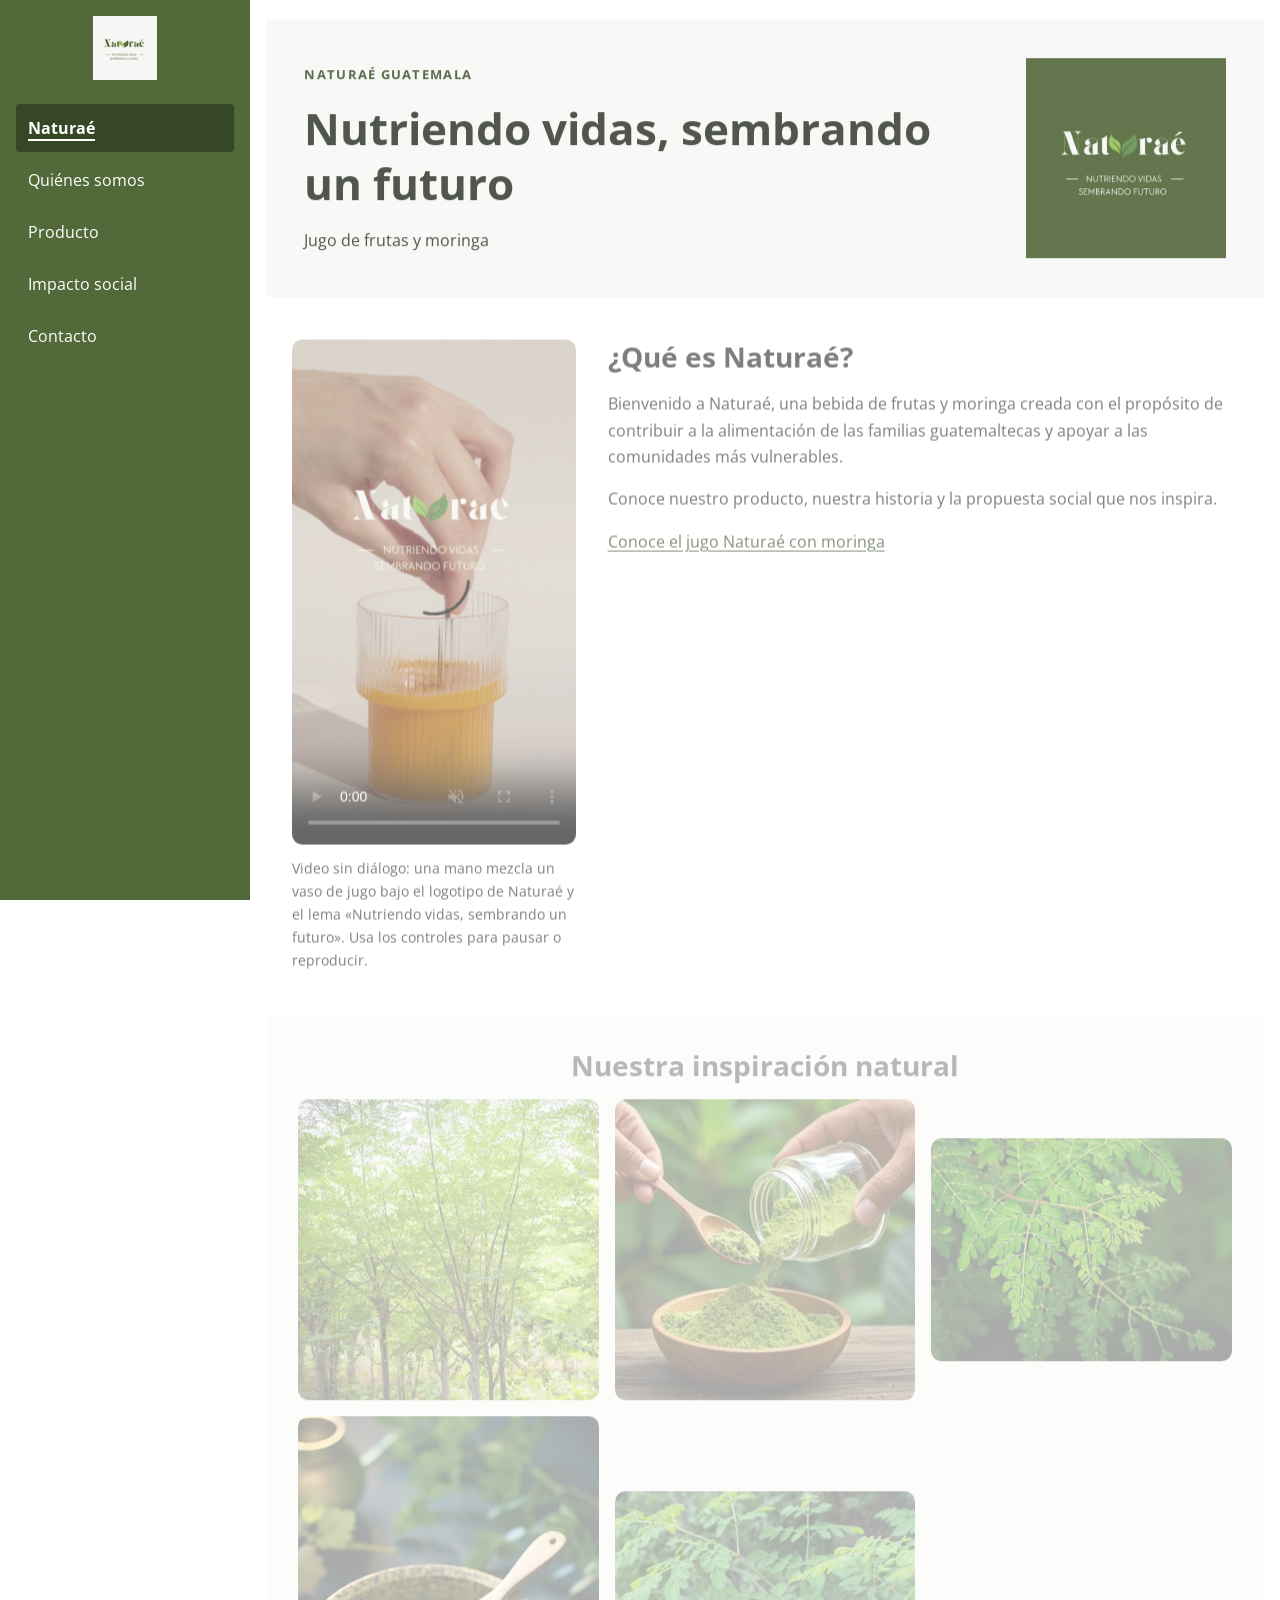
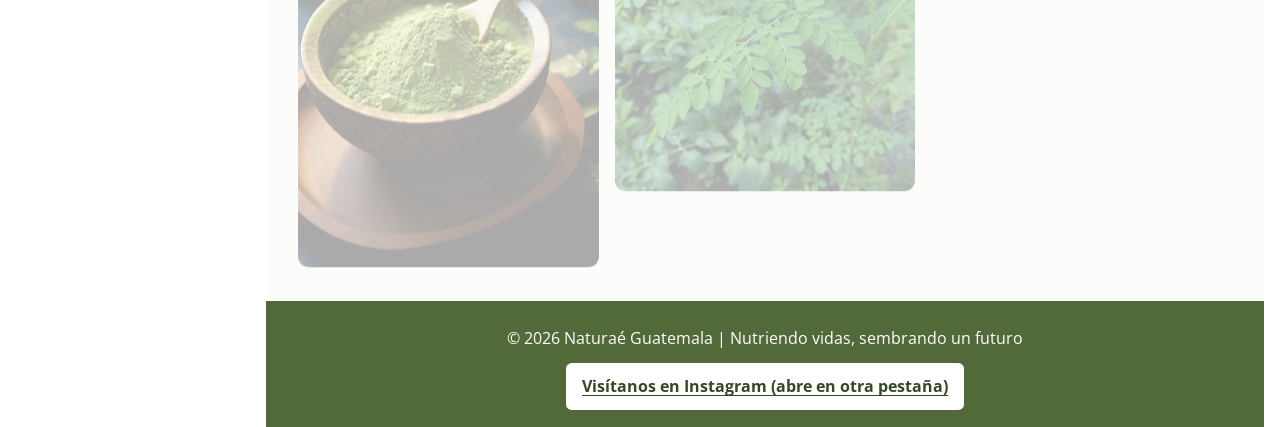
<file: index.html>
<!doctype html>
<html lang="es">
<head>
  <meta charset="utf-8">
  <meta name="viewport" content="width=device-width, initial-scale=1">
  <meta http-equiv="refresh" content="0; url=paolo/naturae.html">
  <title>Naturaé Guatemala — Inicio</title>
  <meta name="description" content="Descubre Naturaé Guatemala, una bebida de frutas y moringa con una propuesta de apoyo a las comunidades.">
</head>
<body>
  <main><h1>Naturaé Guatemala</h1><p><a href="paolo/naturae.html">Ir al sitio de Naturaé</a></p></main>
</body>
</html>
</file>
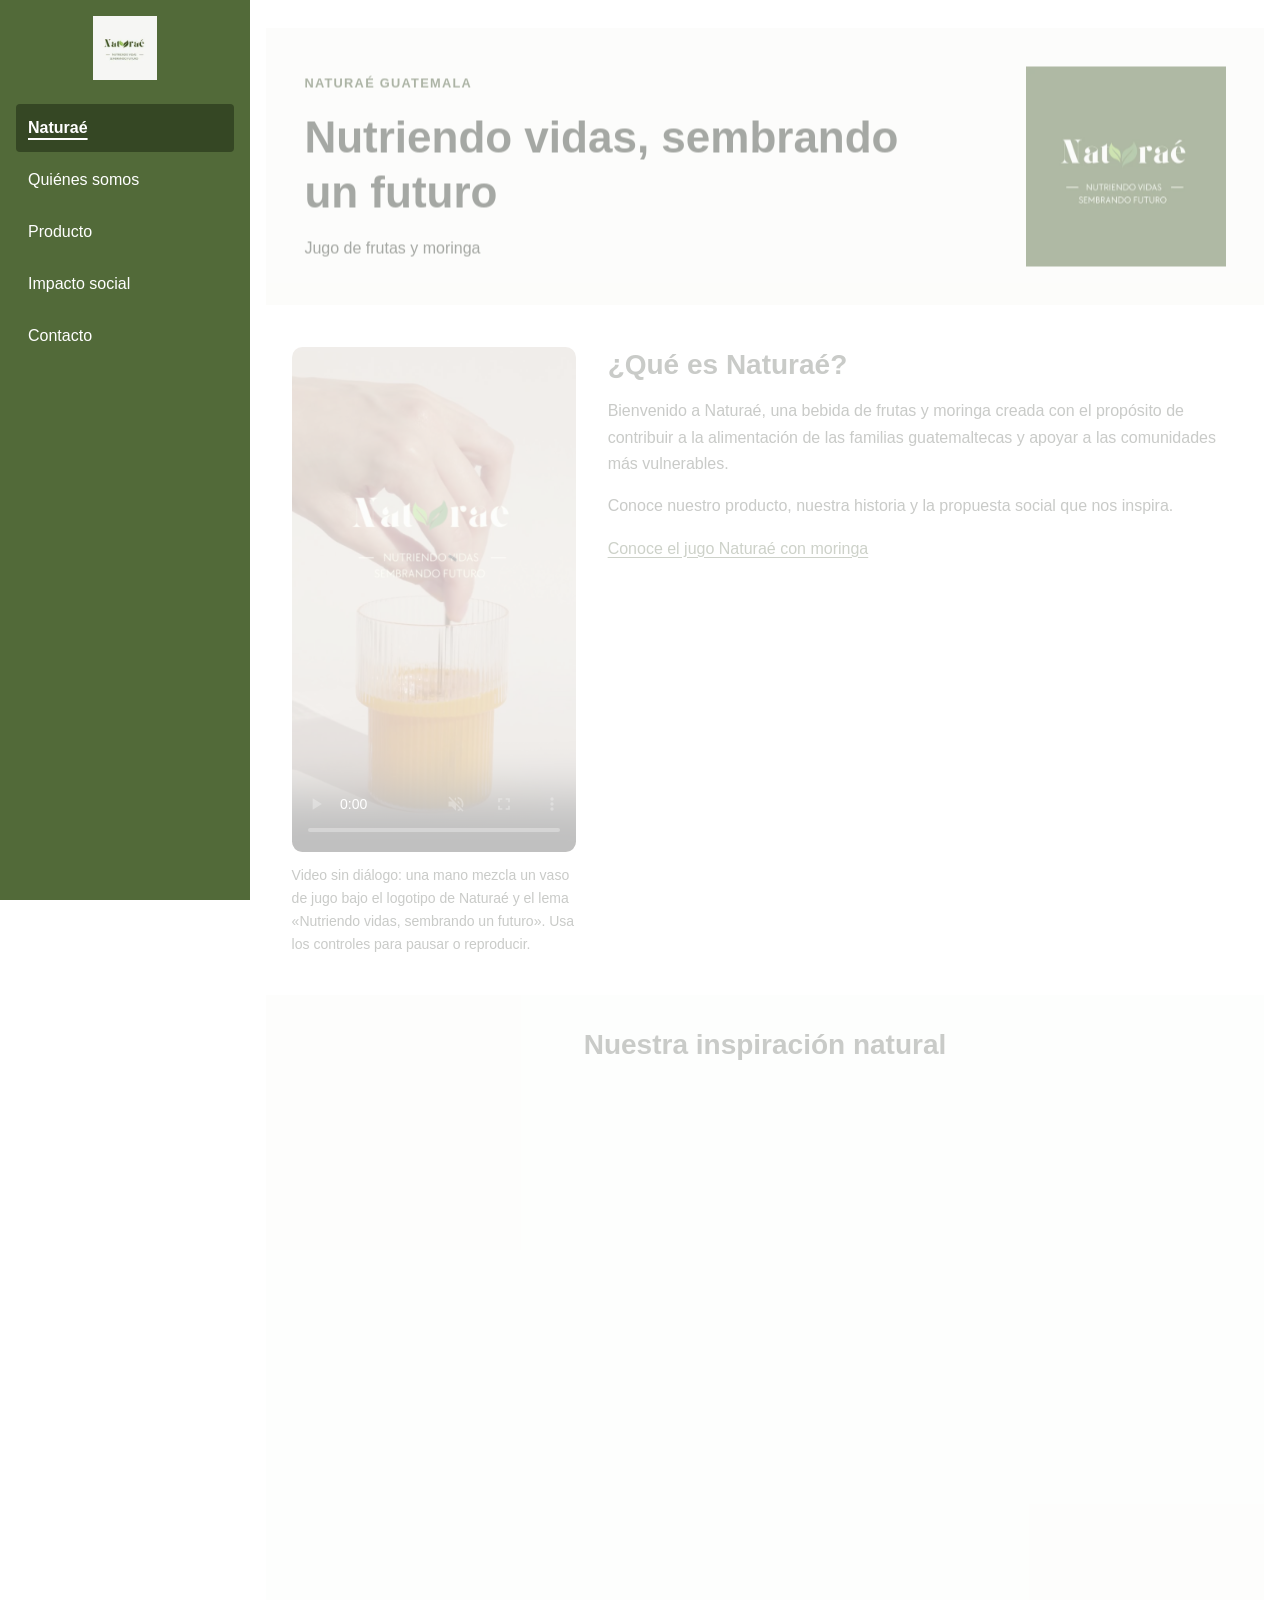
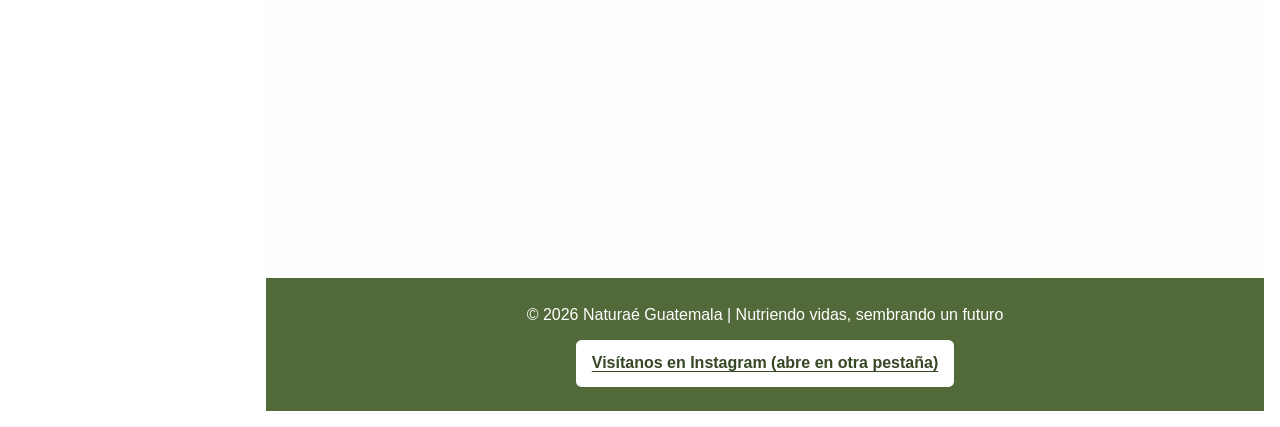
<file: paolo/index.html>
<!doctype html>
<html lang="es">
<head>
  <meta charset="utf-8">
  <meta name="viewport" content="width=device-width, initial-scale=1">
  <meta http-equiv="refresh" content="0; url=naturae.html">
  <title>Naturaé Guatemala — Inicio</title>
  <meta name="description" content="Descubre Naturaé Guatemala, una bebida de frutas y moringa con una propuesta de apoyo a las comunidades.">
</head>
<body>
  <main><h1>Naturaé Guatemala</h1><p><a href="naturae.html">Ir al sitio de Naturaé</a></p></main>
</body>
</html>
</file>
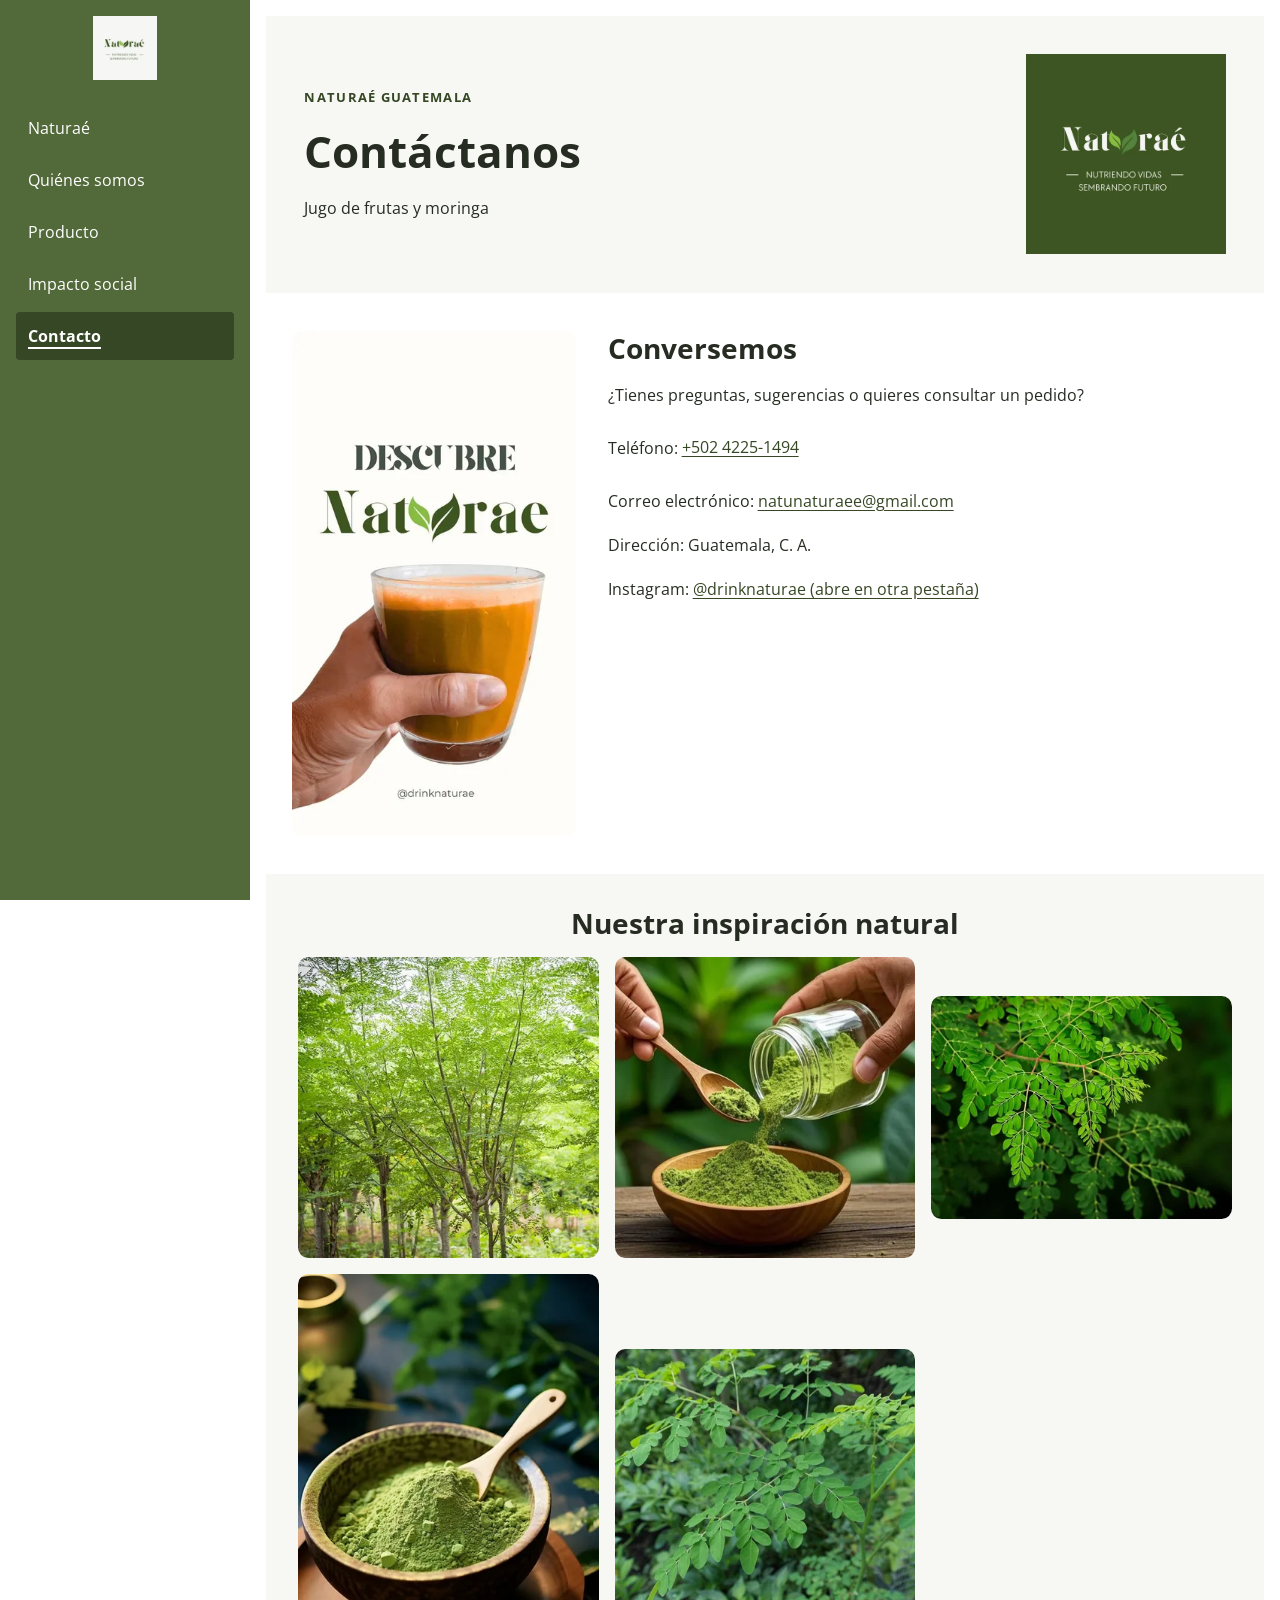
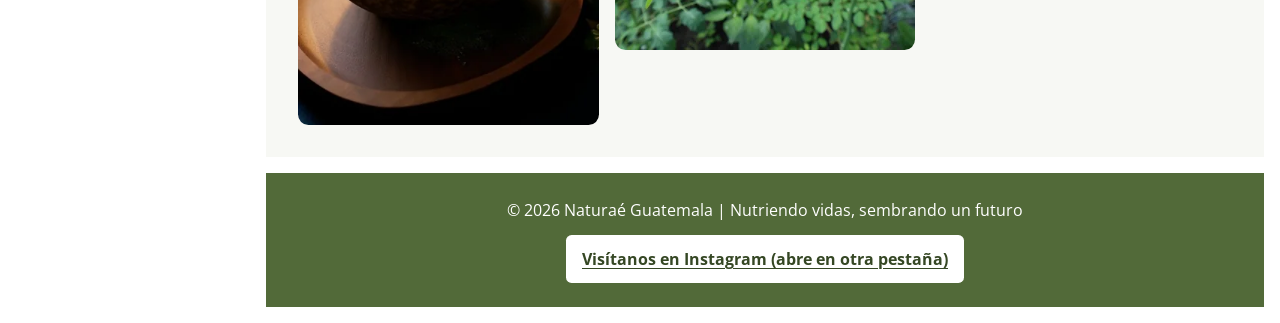
<file: paolo/contacto.html>
<!doctype html>
<html lang="es">
<head>
  <meta charset="utf-8">
  <meta name="viewport" content="width=device-width, initial-scale=1">
  <title>Contáctanos | Naturaé Guatemala</title>
  <meta name="description" content="Comunícate con Naturaé Guatemala por teléfono, correo electrónico o Instagram para resolver tus preguntas y consultar pedidos.">
  <meta property="og:type" content="website">
  <meta property="og:locale" content="es_GT">
  <meta property="og:site_name" content="Naturaé Guatemala">
  <meta property="og:title" content="Contáctanos | Naturaé Guatemala">
  <meta property="og:description" content="Comunícate con Naturaé Guatemala por teléfono, correo electrónico o Instagram para resolver tus preguntas y consultar pedidos.">
  <meta property="og:image" content="assets/images/logo2-480.jpg">
  <meta property="og:image:alt" content="Naturaé: nutriendo vidas, sembrando un futuro">
  <meta property="og:image:width" content="480">
  <meta property="og:image:height" content="480">
  <link rel="icon" type="image/png" href="assets/images/favicon.png">
  <link rel="preconnect" href="https://fonts.googleapis.com">
  <link rel="preconnect" href="https://fonts.gstatic.com" crossorigin>
  <link href="https://fonts.googleapis.com/css2?family=Open+Sans:wght@400;600;700&amp;display=swap" rel="stylesheet">
  <link rel="stylesheet" href="assets/css/styles.css">
  <script src="assets/js/main.js" defer></script>
</head>
<body>
  <a class="skip-link" href="#contenido">Saltar al contenido</a>
  <header class="site-header">
    <div class="brand-row">
      <a class="brand" href="naturae.html" aria-label="Naturaé — inicio">
        <picture>
          <source type="image/webp" srcset="assets/images/logo1-160.webp">
          <img src="assets/images/logo1-160.jpg" alt="" width="160" height="160" decoding="async">
        </picture>
      </a>
      <button class="menu-toggle" type="button" aria-controls="site-navigation" aria-expanded="true" hidden>Menú</button>
    </div>
    <nav class="site-nav" id="site-navigation" aria-label="Navegación principal">
      <ul>
        <li><a href="naturae.html">Naturaé</a></li>
        <li><a href="marca.html">Quiénes somos</a></li>
        <li><a href="producto.html">Producto</a></li>
        <li><a href="impacto.html">Impacto social</a></li>
        <li><a href="contacto.html" aria-current="page">Contacto</a></li>
      </ul>
    </nav>
  </header>
  <div class="page">
    <main id="contenido" tabindex="-1">
      <section class="hero fade-up" aria-labelledby="page-title">
        <div class="hero-text">
          <p class="eyebrow">Naturaé Guatemala</p>
          <h1 id="page-title">Contáctanos</h1>
          <p>Jugo de frutas y moringa</p>
        </div>
        <picture class="hero-logo">
          <source type="image/webp" srcset="assets/images/logo2-480.webp">
          <img src="assets/images/logo2-480.jpg" alt="Naturaé: nutriendo vidas, sembrando un futuro" width="480" height="480" fetchpriority="high" decoding="async">
        </picture>
      </section>
      <section class="section fade-up" aria-labelledby="section-title">
        <picture class="section-media">
          <source type="image/webp" srcset="assets/images/img10-400.webp 400w, assets/images/img10-720.webp 720w" sizes="(min-width: 768px) 30vw, (min-width: 360px) 320px, calc(100vw - 40px)">
          <img src="assets/images/img10-400.jpg" srcset="assets/images/img10-400.jpg 400w, assets/images/img10-720.jpg 720w" sizes="(min-width: 768px) 30vw, (min-width: 360px) 320px, calc(100vw - 40px)" width="720" height="1280" alt="Vaso de jugo en una pieza promocional de Naturaé" loading="lazy" decoding="async">
        </picture>
        <div class="section-text">
          <h2 id="section-title">Conversemos</h2>
          <p>¿Tienes preguntas, sugerencias o quieres consultar un pedido?</p>
          <address>
            <ul class="contact-list">
              <li>Teléfono: <a href="tel:+50242251494">+502 4225-1494</a></li>
              <li>Correo electrónico: <a href="mailto:natunaturaee@gmail.com">natunaturaee@gmail.com</a></li>
              <li>Dirección: Guatemala, C. A.</li>
              <li>Instagram: <a href="https://www.instagram.com/drinknaturae/" target="_blank" rel="noopener noreferrer">@drinknaturae (abre en otra pestaña)</a></li>
            </ul>
          </address>
        </div>
      </section>
      <section class="gallery fade-up" aria-labelledby="gallery-title">
        <h2 id="gallery-title">Nuestra inspiración natural</h2>
        <div class="gallery-grid">
          <picture>
          <source type="image/webp" srcset="assets/images/img1-400.webp 400w, assets/images/img1-800.webp 800w" sizes="(min-width: 1360px) calc((100vw - 410px) / 5), (min-width: 1024px) calc((100vw - 390px) / 3), (min-width: 768px) calc((100vw - 140px) / 3), (min-width: 360px) calc((100vw - 80px) / 2), calc(100vw - 64px)">
          <img src="assets/images/img1-400.jpg" srcset="assets/images/img1-400.jpg 400w, assets/images/img1-800.jpg 800w" sizes="(min-width: 1360px) calc((100vw - 410px) / 5), (min-width: 1024px) calc((100vw - 390px) / 3), (min-width: 768px) calc((100vw - 140px) / 3), (min-width: 360px) calc((100vw - 80px) / 2), calc(100vw - 64px)" width="800" height="800" alt="Árboles de moringa en un cultivo" loading="lazy" decoding="async">
        </picture>
          <picture>
          <source type="image/webp" srcset="assets/images/img3-400.webp 400w, assets/images/img3-800.webp 800w" sizes="(min-width: 1360px) calc((100vw - 410px) / 5), (min-width: 1024px) calc((100vw - 390px) / 3), (min-width: 768px) calc((100vw - 140px) / 3), (min-width: 360px) calc((100vw - 80px) / 2), calc(100vw - 64px)">
          <img src="assets/images/img3-400.jpg" srcset="assets/images/img3-400.jpg 400w, assets/images/img3-800.jpg 800w" sizes="(min-width: 1360px) calc((100vw - 410px) / 5), (min-width: 1024px) calc((100vw - 390px) / 3), (min-width: 768px) calc((100vw - 140px) / 3), (min-width: 360px) calc((100vw - 80px) / 2), calc(100vw - 64px)" width="800" height="800" alt="Moringa en polvo servida en un cuenco" loading="lazy" decoding="async">
        </picture>
          <picture>
          <source type="image/webp" srcset="assets/images/img2-400.webp 400w, assets/images/img2-800.webp 800w" sizes="(min-width: 1360px) calc((100vw - 410px) / 5), (min-width: 1024px) calc((100vw - 390px) / 3), (min-width: 768px) calc((100vw - 140px) / 3), (min-width: 360px) calc((100vw - 80px) / 2), calc(100vw - 64px)">
          <img src="assets/images/img2-400.jpg" srcset="assets/images/img2-400.jpg 400w, assets/images/img2-800.jpg 800w" sizes="(min-width: 1360px) calc((100vw - 410px) / 5), (min-width: 1024px) calc((100vw - 390px) / 3), (min-width: 768px) calc((100vw - 140px) / 3), (min-width: 360px) calc((100vw - 80px) / 2), calc(100vw - 64px)" width="800" height="594" alt="Ramas con hojas de moringa" loading="lazy" decoding="async">
        </picture>
          <picture>
          <source type="image/webp" srcset="assets/images/img5-400.webp 400w, assets/images/img5-736.webp 736w" sizes="(min-width: 1360px) calc((100vw - 410px) / 5), (min-width: 1024px) calc((100vw - 390px) / 3), (min-width: 768px) calc((100vw - 140px) / 3), (min-width: 360px) calc((100vw - 80px) / 2), calc(100vw - 64px)">
          <img src="assets/images/img5-400.jpg" srcset="assets/images/img5-400.jpg 400w, assets/images/img5-736.jpg 736w" sizes="(min-width: 1360px) calc((100vw - 410px) / 5), (min-width: 1024px) calc((100vw - 390px) / 3), (min-width: 768px) calc((100vw - 140px) / 3), (min-width: 360px) calc((100vw - 80px) / 2), calc(100vw - 64px)" width="736" height="1104" alt="Cuenco de moringa en polvo con una cuchara" loading="lazy" decoding="async">
        </picture>
          <picture>
          <source type="image/webp" srcset="assets/images/img4-400.webp 400w, assets/images/img4-800.webp 800w" sizes="(min-width: 1360px) calc((100vw - 410px) / 5), (min-width: 1024px) calc((100vw - 390px) / 3), (min-width: 768px) calc((100vw - 140px) / 3), (min-width: 360px) calc((100vw - 80px) / 2), calc(100vw - 64px)">
          <img src="assets/images/img4-400.jpg" srcset="assets/images/img4-400.jpg 400w, assets/images/img4-800.jpg 800w" sizes="(min-width: 1360px) calc((100vw - 410px) / 5), (min-width: 1024px) calc((100vw - 390px) / 3), (min-width: 768px) calc((100vw - 140px) / 3), (min-width: 360px) calc((100vw - 80px) / 2), calc(100vw - 64px)" width="800" height="800" alt="Hojas verdes de moringa" loading="lazy" decoding="async">
        </picture>
        </div>
      </section>
    </main>
    <footer class="site-footer">
      <p>© <span data-year>2026</span> Naturaé Guatemala | Nutriendo vidas, sembrando un futuro</p>
      <a class="button-link" href="https://www.instagram.com/drinknaturae/" target="_blank" rel="noopener noreferrer">Visítanos en Instagram (abre en otra pestaña)</a>
    </footer>
  </div>
</body>
</html>
</file>
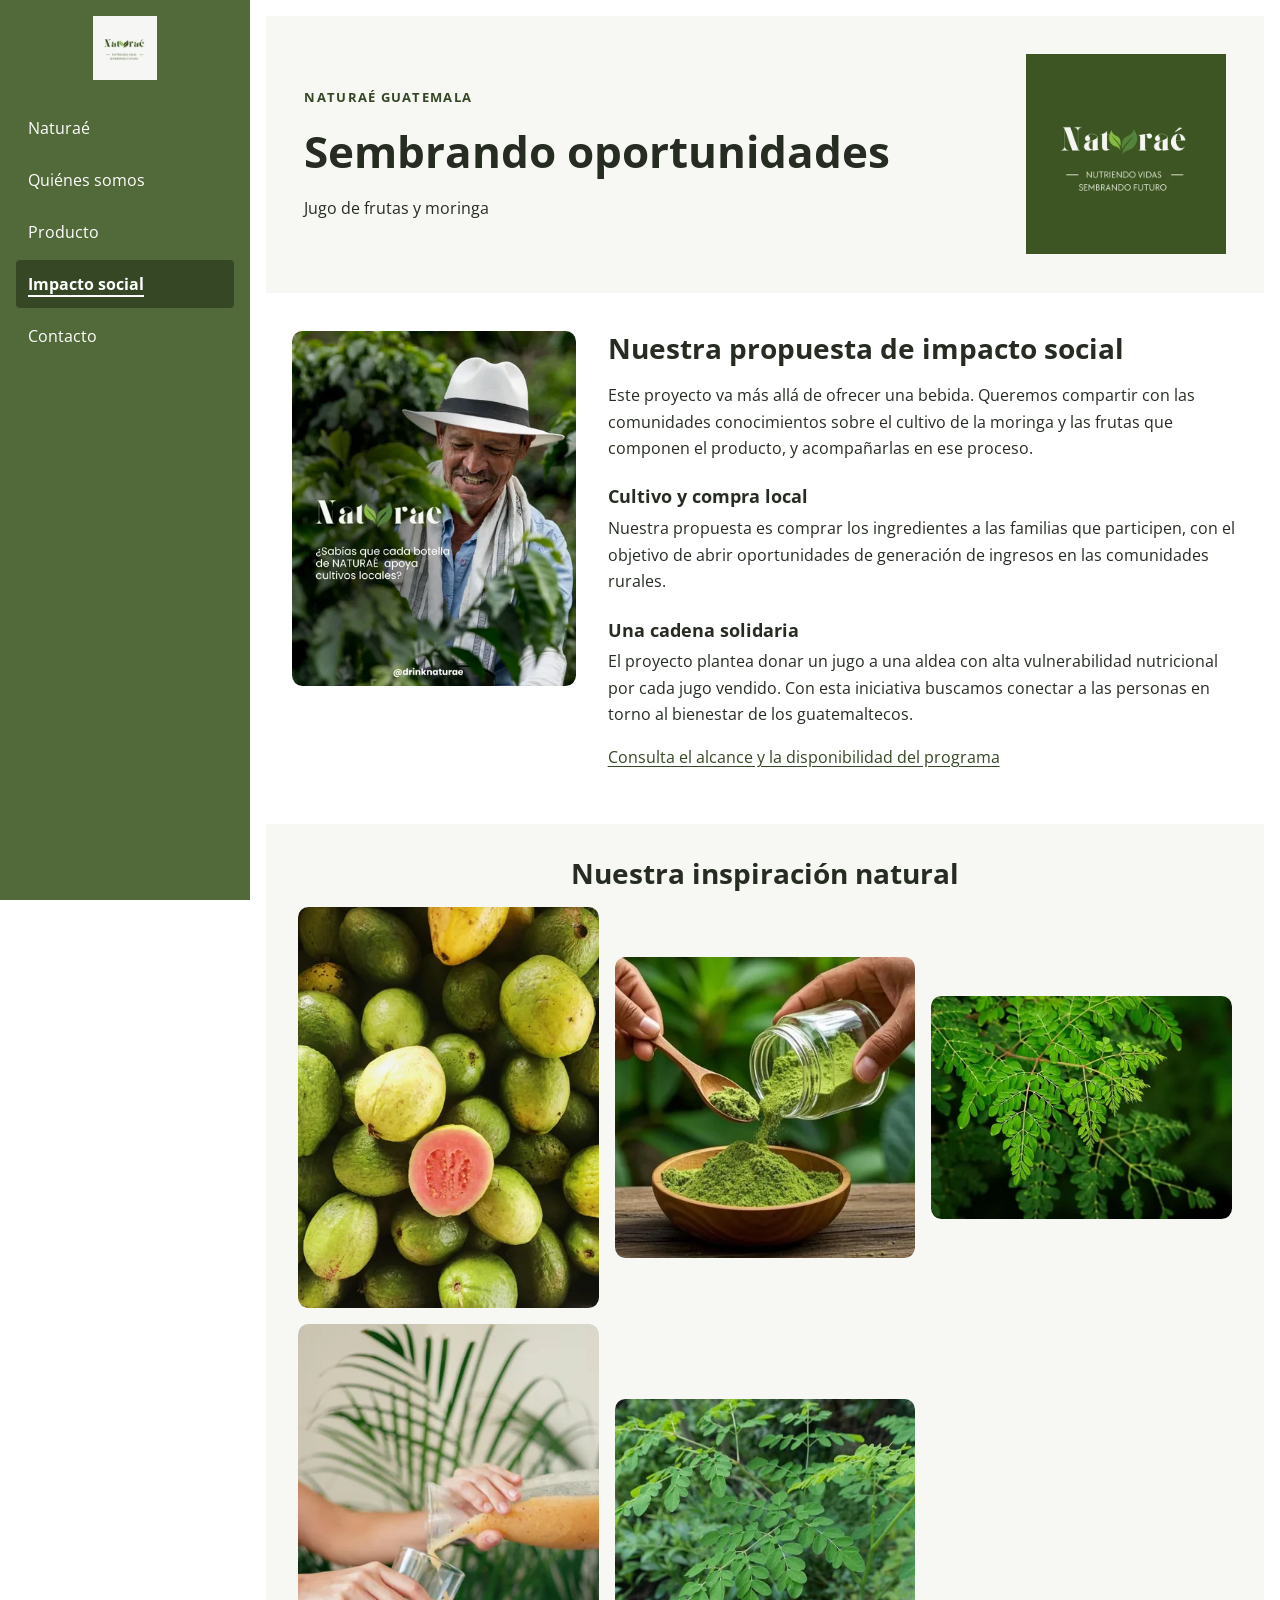
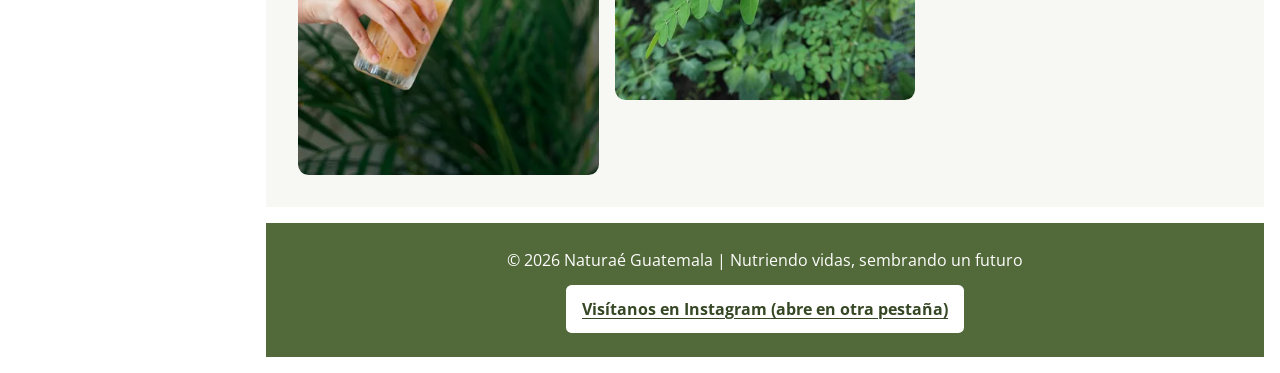
<file: paolo/impacto.html>
<!doctype html>
<html lang="es">
<head>
  <meta charset="utf-8">
  <meta name="viewport" content="width=device-width, initial-scale=1">
  <title>Nuestra propuesta de impacto social | Naturaé Guatemala</title>
  <meta name="description" content="Conoce la propuesta de Naturaé para acompañar a comunidades de Guatemala mediante el cultivo de moringa, la compra local y la donación de bebidas.">
  <meta property="og:type" content="website">
  <meta property="og:locale" content="es_GT">
  <meta property="og:site_name" content="Naturaé Guatemala">
  <meta property="og:title" content="Nuestra propuesta de impacto social | Naturaé Guatemala">
  <meta property="og:description" content="Conoce la propuesta de Naturaé para acompañar a comunidades de Guatemala mediante el cultivo de moringa, la compra local y la donación de bebidas.">
  <meta property="og:image" content="assets/images/logo2-480.jpg">
  <meta property="og:image:alt" content="Naturaé: nutriendo vidas, sembrando un futuro">
  <meta property="og:image:width" content="480">
  <meta property="og:image:height" content="480">
  <link rel="icon" type="image/png" href="assets/images/favicon.png">
  <link rel="preconnect" href="https://fonts.googleapis.com">
  <link rel="preconnect" href="https://fonts.gstatic.com" crossorigin>
  <link href="https://fonts.googleapis.com/css2?family=Open+Sans:wght@400;600;700&amp;display=swap" rel="stylesheet">
  <link rel="stylesheet" href="assets/css/styles.css">
  <script src="assets/js/main.js" defer></script>
</head>
<body>
  <a class="skip-link" href="#contenido">Saltar al contenido</a>
  <header class="site-header">
    <div class="brand-row">
      <a class="brand" href="naturae.html" aria-label="Naturaé — inicio">
        <picture>
          <source type="image/webp" srcset="assets/images/logo1-160.webp">
          <img src="assets/images/logo1-160.jpg" alt="" width="160" height="160" decoding="async">
        </picture>
      </a>
      <button class="menu-toggle" type="button" aria-controls="site-navigation" aria-expanded="true" hidden>Menú</button>
    </div>
    <nav class="site-nav" id="site-navigation" aria-label="Navegación principal">
      <ul>
        <li><a href="naturae.html">Naturaé</a></li>
        <li><a href="marca.html">Quiénes somos</a></li>
        <li><a href="producto.html">Producto</a></li>
        <li><a href="impacto.html" aria-current="page">Impacto social</a></li>
        <li><a href="contacto.html">Contacto</a></li>
      </ul>
    </nav>
  </header>
  <div class="page">
    <main id="contenido" tabindex="-1">
      <section class="hero fade-up" aria-labelledby="page-title">
        <div class="hero-text">
          <p class="eyebrow">Naturaé Guatemala</p>
          <h1 id="page-title">Sembrando oportunidades</h1>
          <p>Jugo de frutas y moringa</p>
        </div>
        <picture class="hero-logo">
          <source type="image/webp" srcset="assets/images/logo2-480.webp">
          <img src="assets/images/logo2-480.jpg" alt="Naturaé: nutriendo vidas, sembrando un futuro" width="480" height="480" fetchpriority="high" decoding="async">
        </picture>
      </section>
      <section class="section fade-up" aria-labelledby="section-title">
        <picture class="section-media">
          <source type="image/webp" srcset="assets/images/img9-400.webp 400w, assets/images/img9-800.webp 800w" sizes="(min-width: 768px) 30vw, (min-width: 360px) 320px, calc(100vw - 40px)">
          <img src="assets/images/img9-400.jpg" srcset="assets/images/img9-400.jpg 400w, assets/images/img9-800.jpg 800w" sizes="(min-width: 768px) 30vw, (min-width: 360px) 320px, calc(100vw - 40px)" width="800" height="1000" alt="Agricultor entre plantas en una pieza promocional de Naturaé" loading="lazy" decoding="async">
        </picture>
        <div class="section-text">
          <h2 id="section-title">Nuestra propuesta de impacto social</h2>
          <p>Este proyecto va más allá de ofrecer una bebida. Queremos compartir con las comunidades conocimientos sobre el cultivo de la moringa y las frutas que componen el producto, y acompañarlas en ese proceso.</p>
          <h3>Cultivo y compra local</h3>
          <p>Nuestra propuesta es comprar los ingredientes a las familias que participen, con el objetivo de abrir oportunidades de generación de ingresos en las comunidades rurales.</p>
          <h3>Una cadena solidaria</h3>
          <p>El proyecto plantea donar un jugo a una aldea con alta vulnerabilidad nutricional por cada jugo vendido. Con esta iniciativa buscamos conectar a las personas en torno al bienestar de los guatemaltecos.</p>
          <p><a href="contacto.html">Consulta el alcance y la disponibilidad del programa</a></p>
        </div>
      </section>
      <section class="gallery fade-up" aria-labelledby="gallery-title">
        <h2 id="gallery-title">Nuestra inspiración natural</h2>
        <div class="gallery-grid">
          <picture>
          <source type="image/webp" srcset="assets/images/img14-400.webp 400w, assets/images/img14-800.webp 800w" sizes="(min-width: 1360px) calc((100vw - 410px) / 5), (min-width: 1024px) calc((100vw - 390px) / 3), (min-width: 768px) calc((100vw - 140px) / 3), (min-width: 360px) calc((100vw - 80px) / 2), calc(100vw - 64px)">
          <img src="assets/images/img14-400.jpg" srcset="assets/images/img14-400.jpg 400w, assets/images/img14-800.jpg 800w" sizes="(min-width: 1360px) calc((100vw - 410px) / 5), (min-width: 1024px) calc((100vw - 390px) / 3), (min-width: 768px) calc((100vw - 140px) / 3), (min-width: 360px) calc((100vw - 80px) / 2), calc(100vw - 64px)" width="800" height="1067" alt="Guayabas enteras y partidas" loading="lazy" decoding="async">
        </picture>
          <picture>
          <source type="image/webp" srcset="assets/images/img3-400.webp 400w, assets/images/img3-800.webp 800w" sizes="(min-width: 1360px) calc((100vw - 410px) / 5), (min-width: 1024px) calc((100vw - 390px) / 3), (min-width: 768px) calc((100vw - 140px) / 3), (min-width: 360px) calc((100vw - 80px) / 2), calc(100vw - 64px)">
          <img src="assets/images/img3-400.jpg" srcset="assets/images/img3-400.jpg 400w, assets/images/img3-800.jpg 800w" sizes="(min-width: 1360px) calc((100vw - 410px) / 5), (min-width: 1024px) calc((100vw - 390px) / 3), (min-width: 768px) calc((100vw - 140px) / 3), (min-width: 360px) calc((100vw - 80px) / 2), calc(100vw - 64px)" width="800" height="800" alt="Moringa en polvo servida en un cuenco" loading="lazy" decoding="async">
        </picture>
          <picture>
          <source type="image/webp" srcset="assets/images/img2-400.webp 400w, assets/images/img2-800.webp 800w" sizes="(min-width: 1360px) calc((100vw - 410px) / 5), (min-width: 1024px) calc((100vw - 390px) / 3), (min-width: 768px) calc((100vw - 140px) / 3), (min-width: 360px) calc((100vw - 80px) / 2), calc(100vw - 64px)">
          <img src="assets/images/img2-400.jpg" srcset="assets/images/img2-400.jpg 400w, assets/images/img2-800.jpg 800w" sizes="(min-width: 1360px) calc((100vw - 410px) / 5), (min-width: 1024px) calc((100vw - 390px) / 3), (min-width: 768px) calc((100vw - 140px) / 3), (min-width: 360px) calc((100vw - 80px) / 2), calc(100vw - 64px)" width="800" height="594" alt="Ramas con hojas de moringa" loading="lazy" decoding="async">
        </picture>
          <picture>
          <source type="image/webp" srcset="assets/images/img16-400.webp 400w, assets/images/img16-800.webp 800w" sizes="(min-width: 1360px) calc((100vw - 410px) / 5), (min-width: 1024px) calc((100vw - 390px) / 3), (min-width: 768px) calc((100vw - 140px) / 3), (min-width: 360px) calc((100vw - 80px) / 2), calc(100vw - 64px)">
          <img src="assets/images/img16-400.jpg" srcset="assets/images/img16-400.jpg 400w, assets/images/img16-800.jpg 800w" sizes="(min-width: 1360px) calc((100vw - 410px) / 5), (min-width: 1024px) calc((100vw - 390px) / 3), (min-width: 768px) calc((100vw - 140px) / 3), (min-width: 360px) calc((100vw - 80px) / 2), calc(100vw - 64px)" width="800" height="1200" alt="Bebida vertida de una botella a un vaso" loading="lazy" decoding="async">
        </picture>
          <picture>
          <source type="image/webp" srcset="assets/images/img4-400.webp 400w, assets/images/img4-800.webp 800w" sizes="(min-width: 1360px) calc((100vw - 410px) / 5), (min-width: 1024px) calc((100vw - 390px) / 3), (min-width: 768px) calc((100vw - 140px) / 3), (min-width: 360px) calc((100vw - 80px) / 2), calc(100vw - 64px)">
          <img src="assets/images/img4-400.jpg" srcset="assets/images/img4-400.jpg 400w, assets/images/img4-800.jpg 800w" sizes="(min-width: 1360px) calc((100vw - 410px) / 5), (min-width: 1024px) calc((100vw - 390px) / 3), (min-width: 768px) calc((100vw - 140px) / 3), (min-width: 360px) calc((100vw - 80px) / 2), calc(100vw - 64px)" width="800" height="800" alt="Hojas verdes de moringa" loading="lazy" decoding="async">
        </picture>
        </div>
      </section>
    </main>
    <footer class="site-footer">
      <p>© <span data-year>2026</span> Naturaé Guatemala | Nutriendo vidas, sembrando un futuro</p>
      <a class="button-link" href="https://www.instagram.com/drinknaturae/" target="_blank" rel="noopener noreferrer">Visítanos en Instagram (abre en otra pestaña)</a>
    </footer>
  </div>
</body>
</html>
</file>
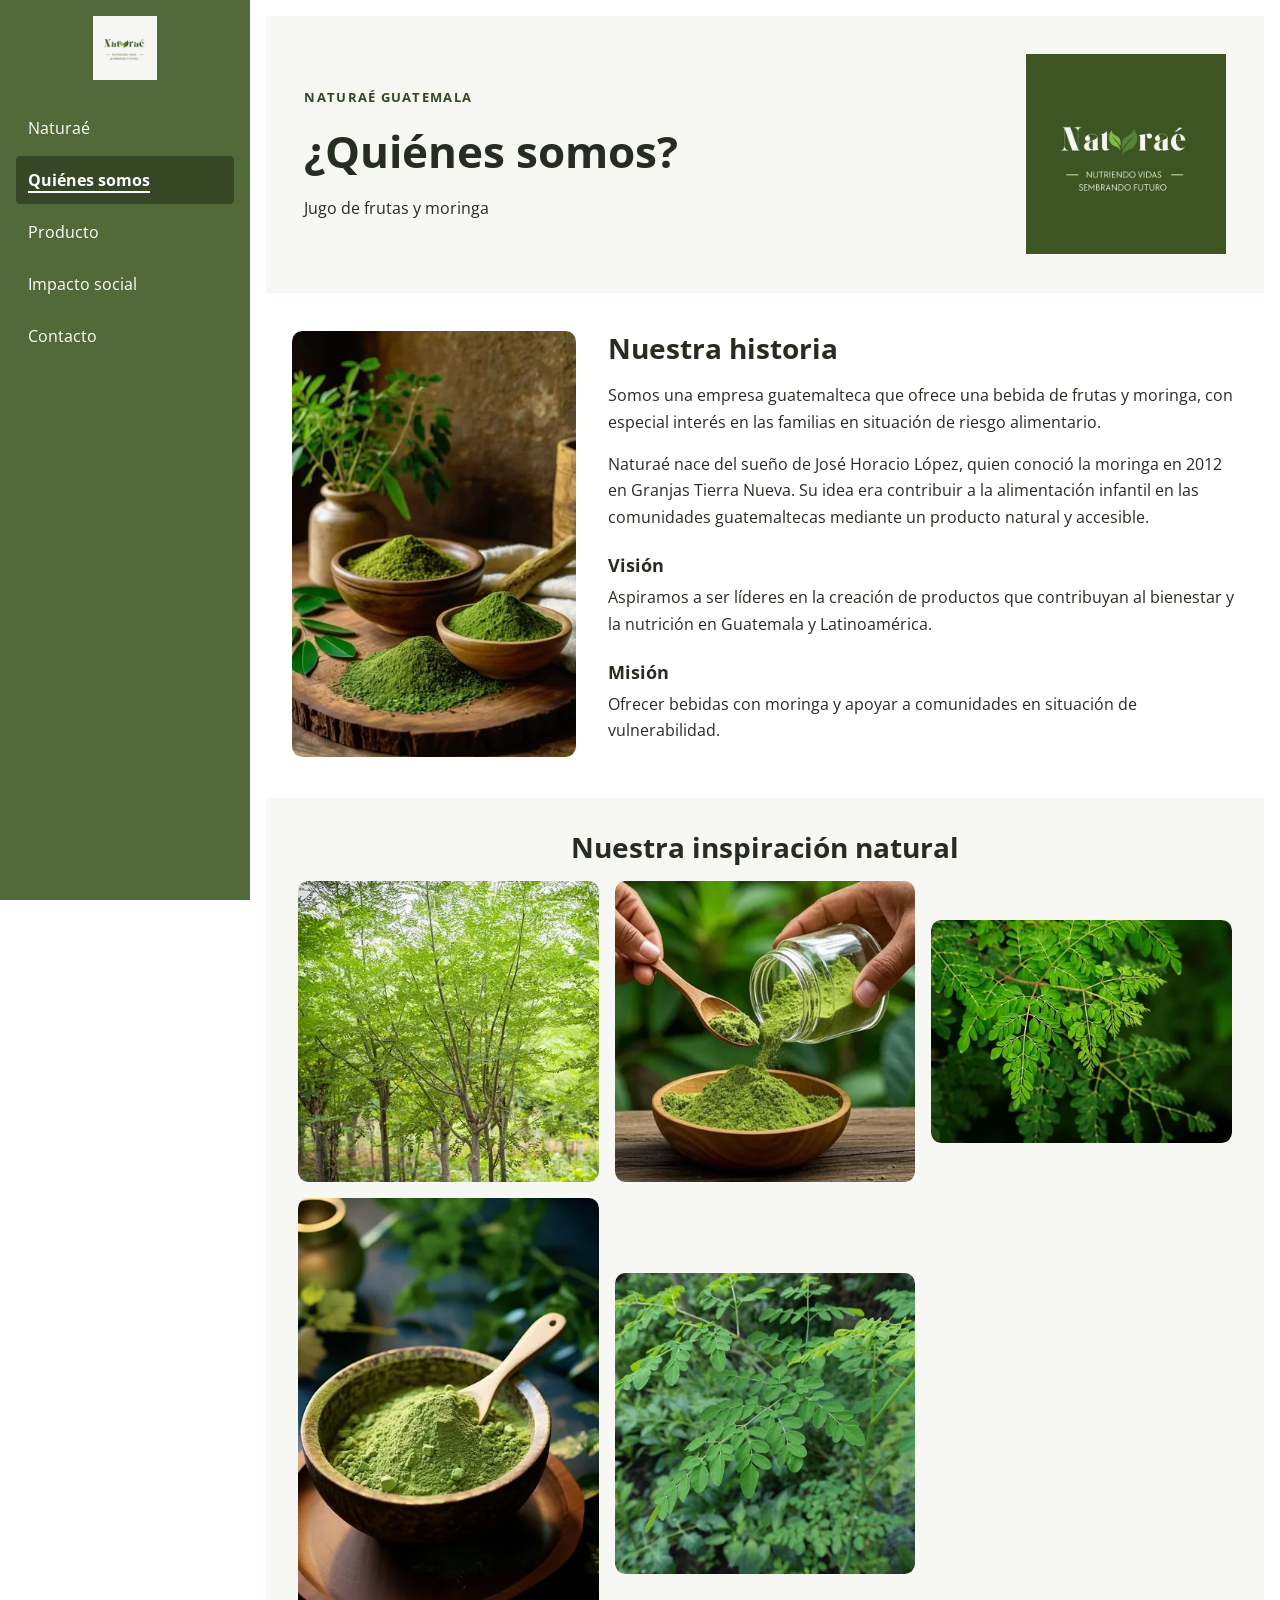
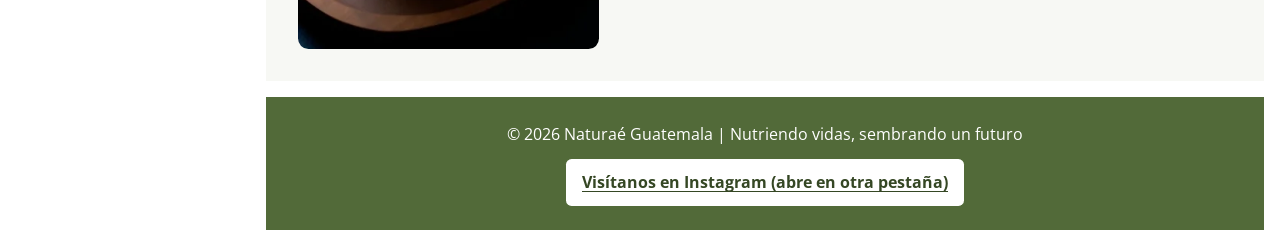
<file: paolo/marca.html>
<!doctype html>
<html lang="es">
<head>
  <meta charset="utf-8">
  <meta name="viewport" content="width=device-width, initial-scale=1">
  <title>Nuestra historia, misión y visión | Naturaé Guatemala</title>
  <meta name="description" content="Descubre la historia de Naturaé Guatemala, su origen en 2012 y su misión de ofrecer bebidas con moringa y apoyar a las comunidades.">
  <meta property="og:type" content="website">
  <meta property="og:locale" content="es_GT">
  <meta property="og:site_name" content="Naturaé Guatemala">
  <meta property="og:title" content="Nuestra historia, misión y visión | Naturaé Guatemala">
  <meta property="og:description" content="Descubre la historia de Naturaé Guatemala, su origen en 2012 y su misión de ofrecer bebidas con moringa y apoyar a las comunidades.">
  <meta property="og:image" content="assets/images/logo2-480.jpg">
  <meta property="og:image:alt" content="Naturaé: nutriendo vidas, sembrando un futuro">
  <meta property="og:image:width" content="480">
  <meta property="og:image:height" content="480">
  <link rel="icon" type="image/png" href="assets/images/favicon.png">
  <link rel="preconnect" href="https://fonts.googleapis.com">
  <link rel="preconnect" href="https://fonts.gstatic.com" crossorigin>
  <link href="https://fonts.googleapis.com/css2?family=Open+Sans:wght@400;600;700&amp;display=swap" rel="stylesheet">
  <link rel="stylesheet" href="assets/css/styles.css">
  <script src="assets/js/main.js" defer></script>
</head>
<body>
  <a class="skip-link" href="#contenido">Saltar al contenido</a>
  <header class="site-header">
    <div class="brand-row">
      <a class="brand" href="naturae.html" aria-label="Naturaé — inicio">
        <picture>
          <source type="image/webp" srcset="assets/images/logo1-160.webp">
          <img src="assets/images/logo1-160.jpg" alt="" width="160" height="160" decoding="async">
        </picture>
      </a>
      <button class="menu-toggle" type="button" aria-controls="site-navigation" aria-expanded="true" hidden>Menú</button>
    </div>
    <nav class="site-nav" id="site-navigation" aria-label="Navegación principal">
      <ul>
        <li><a href="naturae.html">Naturaé</a></li>
        <li><a href="marca.html" aria-current="page">Quiénes somos</a></li>
        <li><a href="producto.html">Producto</a></li>
        <li><a href="impacto.html">Impacto social</a></li>
        <li><a href="contacto.html">Contacto</a></li>
      </ul>
    </nav>
  </header>
  <div class="page">
    <main id="contenido" tabindex="-1">
      <section class="hero fade-up" aria-labelledby="page-title">
        <div class="hero-text">
          <p class="eyebrow">Naturaé Guatemala</p>
          <h1 id="page-title">¿Quiénes somos?</h1>
          <p>Jugo de frutas y moringa</p>
        </div>
        <picture class="hero-logo">
          <source type="image/webp" srcset="assets/images/logo2-480.webp">
          <img src="assets/images/logo2-480.jpg" alt="Naturaé: nutriendo vidas, sembrando un futuro" width="480" height="480" fetchpriority="high" decoding="async">
        </picture>
      </section>
      <section class="section fade-up" aria-labelledby="section-title">
        <picture class="section-media">
          <source type="image/webp" srcset="assets/images/img6-400.webp 400w, assets/images/img6-800.webp 800w" sizes="(min-width: 768px) 30vw, (min-width: 360px) 320px, calc(100vw - 40px)">
          <img src="assets/images/img6-400.jpg" srcset="assets/images/img6-400.jpg 400w, assets/images/img6-800.jpg 800w" sizes="(min-width: 768px) 30vw, (min-width: 360px) 320px, calc(100vw - 40px)" width="800" height="1201" alt="Moringa en polvo y ramas sobre una mesa" loading="lazy" decoding="async">
        </picture>
        <div class="section-text">
          <h2 id="section-title">Nuestra historia</h2>
          <p>Somos una empresa guatemalteca que ofrece una bebida de frutas y moringa, con especial interés en las familias en situación de riesgo alimentario.</p>
          <p>Naturaé nace del sueño de José Horacio López, quien conoció la moringa en 2012 en Granjas Tierra Nueva. Su idea era contribuir a la alimentación infantil en las comunidades guatemaltecas mediante un producto natural y accesible.</p>
          <h3>Visión</h3>
          <p>Aspiramos a ser líderes en la creación de productos que contribuyan al bienestar y la nutrición en Guatemala y Latinoamérica.</p>
          <h3>Misión</h3>
          <p>Ofrecer bebidas con moringa y apoyar a comunidades en situación de vulnerabilidad.</p>
        </div>
      </section>
      <section class="gallery fade-up" aria-labelledby="gallery-title">
        <h2 id="gallery-title">Nuestra inspiración natural</h2>
        <div class="gallery-grid">
          <picture>
          <source type="image/webp" srcset="assets/images/img1-400.webp 400w, assets/images/img1-800.webp 800w" sizes="(min-width: 1360px) calc((100vw - 410px) / 5), (min-width: 1024px) calc((100vw - 390px) / 3), (min-width: 768px) calc((100vw - 140px) / 3), (min-width: 360px) calc((100vw - 80px) / 2), calc(100vw - 64px)">
          <img src="assets/images/img1-400.jpg" srcset="assets/images/img1-400.jpg 400w, assets/images/img1-800.jpg 800w" sizes="(min-width: 1360px) calc((100vw - 410px) / 5), (min-width: 1024px) calc((100vw - 390px) / 3), (min-width: 768px) calc((100vw - 140px) / 3), (min-width: 360px) calc((100vw - 80px) / 2), calc(100vw - 64px)" width="800" height="800" alt="Árboles de moringa en un cultivo" loading="lazy" decoding="async">
        </picture>
          <picture>
          <source type="image/webp" srcset="assets/images/img3-400.webp 400w, assets/images/img3-800.webp 800w" sizes="(min-width: 1360px) calc((100vw - 410px) / 5), (min-width: 1024px) calc((100vw - 390px) / 3), (min-width: 768px) calc((100vw - 140px) / 3), (min-width: 360px) calc((100vw - 80px) / 2), calc(100vw - 64px)">
          <img src="assets/images/img3-400.jpg" srcset="assets/images/img3-400.jpg 400w, assets/images/img3-800.jpg 800w" sizes="(min-width: 1360px) calc((100vw - 410px) / 5), (min-width: 1024px) calc((100vw - 390px) / 3), (min-width: 768px) calc((100vw - 140px) / 3), (min-width: 360px) calc((100vw - 80px) / 2), calc(100vw - 64px)" width="800" height="800" alt="Moringa en polvo servida en un cuenco" loading="lazy" decoding="async">
        </picture>
          <picture>
          <source type="image/webp" srcset="assets/images/img2-400.webp 400w, assets/images/img2-800.webp 800w" sizes="(min-width: 1360px) calc((100vw - 410px) / 5), (min-width: 1024px) calc((100vw - 390px) / 3), (min-width: 768px) calc((100vw - 140px) / 3), (min-width: 360px) calc((100vw - 80px) / 2), calc(100vw - 64px)">
          <img src="assets/images/img2-400.jpg" srcset="assets/images/img2-400.jpg 400w, assets/images/img2-800.jpg 800w" sizes="(min-width: 1360px) calc((100vw - 410px) / 5), (min-width: 1024px) calc((100vw - 390px) / 3), (min-width: 768px) calc((100vw - 140px) / 3), (min-width: 360px) calc((100vw - 80px) / 2), calc(100vw - 64px)" width="800" height="594" alt="Ramas con hojas de moringa" loading="lazy" decoding="async">
        </picture>
          <picture>
          <source type="image/webp" srcset="assets/images/img5-400.webp 400w, assets/images/img5-736.webp 736w" sizes="(min-width: 1360px) calc((100vw - 410px) / 5), (min-width: 1024px) calc((100vw - 390px) / 3), (min-width: 768px) calc((100vw - 140px) / 3), (min-width: 360px) calc((100vw - 80px) / 2), calc(100vw - 64px)">
          <img src="assets/images/img5-400.jpg" srcset="assets/images/img5-400.jpg 400w, assets/images/img5-736.jpg 736w" sizes="(min-width: 1360px) calc((100vw - 410px) / 5), (min-width: 1024px) calc((100vw - 390px) / 3), (min-width: 768px) calc((100vw - 140px) / 3), (min-width: 360px) calc((100vw - 80px) / 2), calc(100vw - 64px)" width="736" height="1104" alt="Cuenco de moringa en polvo con una cuchara" loading="lazy" decoding="async">
        </picture>
          <picture>
          <source type="image/webp" srcset="assets/images/img4-400.webp 400w, assets/images/img4-800.webp 800w" sizes="(min-width: 1360px) calc((100vw - 410px) / 5), (min-width: 1024px) calc((100vw - 390px) / 3), (min-width: 768px) calc((100vw - 140px) / 3), (min-width: 360px) calc((100vw - 80px) / 2), calc(100vw - 64px)">
          <img src="assets/images/img4-400.jpg" srcset="assets/images/img4-400.jpg 400w, assets/images/img4-800.jpg 800w" sizes="(min-width: 1360px) calc((100vw - 410px) / 5), (min-width: 1024px) calc((100vw - 390px) / 3), (min-width: 768px) calc((100vw - 140px) / 3), (min-width: 360px) calc((100vw - 80px) / 2), calc(100vw - 64px)" width="800" height="800" alt="Hojas verdes de moringa" loading="lazy" decoding="async">
        </picture>
        </div>
      </section>
    </main>
    <footer class="site-footer">
      <p>© <span data-year>2026</span> Naturaé Guatemala | Nutriendo vidas, sembrando un futuro</p>
      <a class="button-link" href="https://www.instagram.com/drinknaturae/" target="_blank" rel="noopener noreferrer">Visítanos en Instagram (abre en otra pestaña)</a>
    </footer>
  </div>
</body>
</html>
</file>
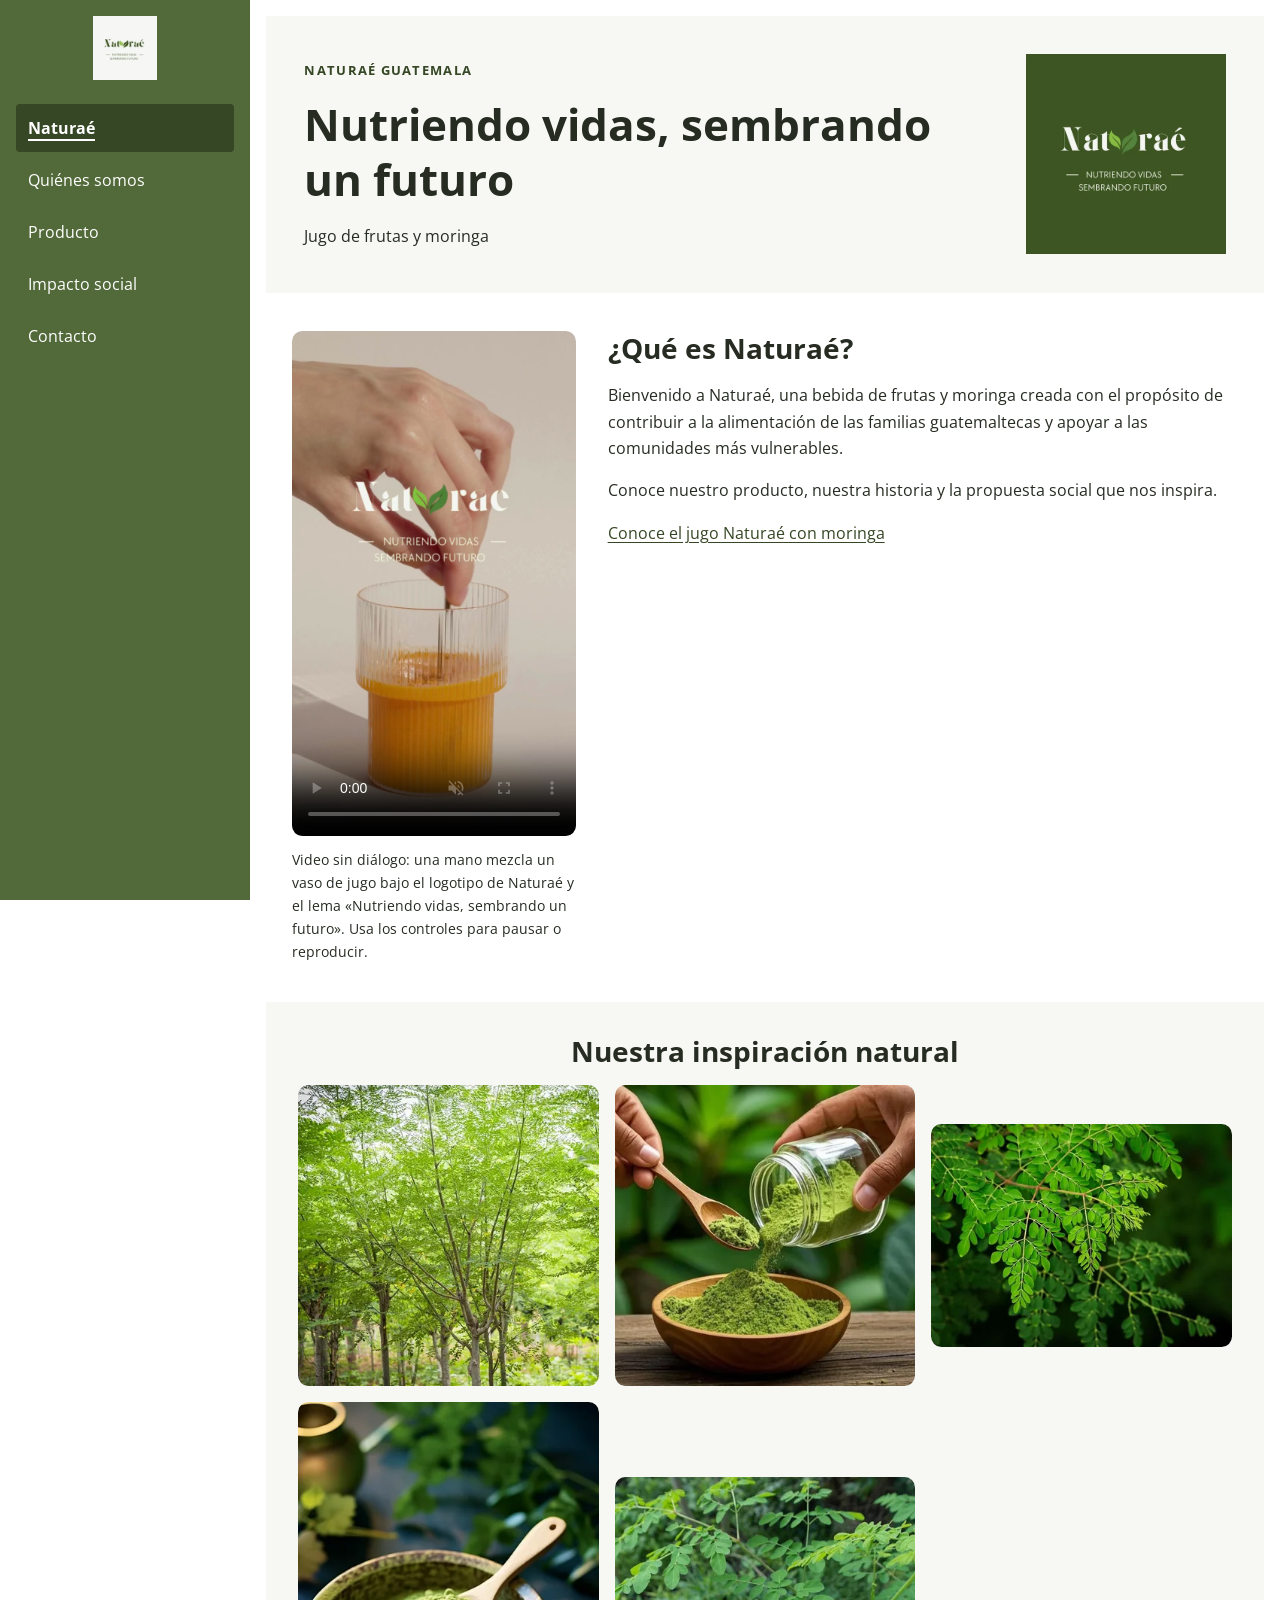
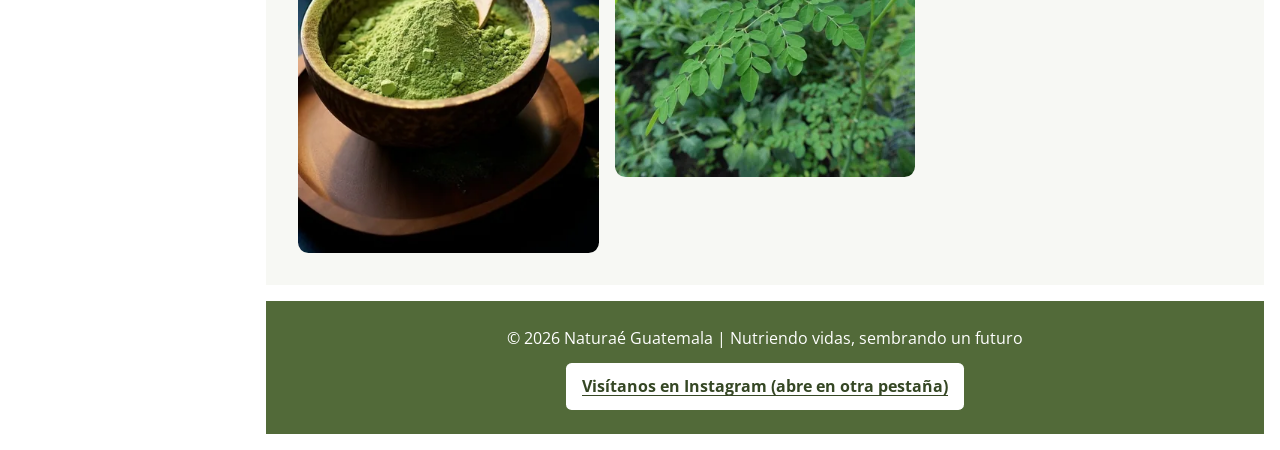
<file: paolo/naturae.html>
<!doctype html>
<html lang="es">
<head>
  <meta charset="utf-8">
  <meta name="viewport" content="width=device-width, initial-scale=1">
  <title>Naturaé Guatemala | Jugo de frutas y moringa</title>
  <meta name="description" content="Conoce Naturaé, una bebida de frutas y moringa de Guatemala, y nuestra propuesta para apoyar a las comunidades.">
  <meta property="og:type" content="website">
  <meta property="og:locale" content="es_GT">
  <meta property="og:site_name" content="Naturaé Guatemala">
  <meta property="og:title" content="Naturaé Guatemala | Jugo de frutas y moringa">
  <meta property="og:description" content="Conoce Naturaé, una bebida de frutas y moringa de Guatemala, y nuestra propuesta para apoyar a las comunidades.">
  <meta property="og:image" content="assets/images/logo2-480.jpg">
  <meta property="og:image:alt" content="Naturaé: nutriendo vidas, sembrando un futuro">
  <meta property="og:image:width" content="480">
  <meta property="og:image:height" content="480">
  <link rel="icon" type="image/png" href="assets/images/favicon.png">
  <link rel="preconnect" href="https://fonts.googleapis.com">
  <link rel="preconnect" href="https://fonts.gstatic.com" crossorigin>
  <link href="https://fonts.googleapis.com/css2?family=Open+Sans:wght@400;600;700&amp;display=swap" rel="stylesheet">
  <link rel="stylesheet" href="assets/css/styles.css">
  <script src="assets/js/main.js" defer></script>
</head>
<body>
  <a class="skip-link" href="#contenido">Saltar al contenido</a>
  <header class="site-header">
    <div class="brand-row">
      <a class="brand" href="naturae.html" aria-label="Naturaé — inicio">
        <picture>
          <source type="image/webp" srcset="assets/images/logo1-160.webp">
          <img src="assets/images/logo1-160.jpg" alt="" width="160" height="160" decoding="async">
        </picture>
      </a>
      <button class="menu-toggle" type="button" aria-controls="site-navigation" aria-expanded="true" hidden>Menú</button>
    </div>
    <nav class="site-nav" id="site-navigation" aria-label="Navegación principal">
      <ul>
        <li><a href="naturae.html" aria-current="page">Naturaé</a></li>
        <li><a href="marca.html">Quiénes somos</a></li>
        <li><a href="producto.html">Producto</a></li>
        <li><a href="impacto.html">Impacto social</a></li>
        <li><a href="contacto.html">Contacto</a></li>
      </ul>
    </nav>
  </header>
  <div class="page">
    <main id="contenido" tabindex="-1">
      <section class="hero fade-up" aria-labelledby="page-title">
        <div class="hero-text">
          <p class="eyebrow">Naturaé Guatemala</p>
          <h1 id="page-title">Nutriendo vidas, sembrando un futuro</h1>
          <p>Jugo de frutas y moringa</p>
        </div>
        <picture class="hero-logo">
          <source type="image/webp" srcset="assets/images/logo2-480.webp">
          <img src="assets/images/logo2-480.jpg" alt="Naturaé: nutriendo vidas, sembrando un futuro" width="480" height="480" fetchpriority="high" decoding="async">
        </picture>
      </section>
      <section class="section fade-up" aria-labelledby="section-title">
        <figure class="section-media">
          <video controls muted loop playsinline preload="metadata" data-autoplay poster="assets/images/video-poster.jpg" width="720" height="1280" aria-label="Presentación de Naturaé" aria-describedby="video-description">
            <source src="assets/video/naturae.mp4" type="video/mp4">
            Tu navegador no puede reproducir este video. <a href="assets/video/naturae.mp4">Descarga el video de Naturaé</a>.
          </video>
          <figcaption id="video-description">Video sin diálogo: una mano mezcla un vaso de jugo bajo el logotipo de Naturaé y el lema «Nutriendo vidas, sembrando un futuro». Usa los controles para pausar o reproducir.</figcaption>
        </figure>
        <div class="section-text">
          <h2 id="section-title">¿Qué es Naturaé?</h2>
          <p>Bienvenido a Naturaé, una bebida de frutas y moringa creada con el propósito de contribuir a la alimentación de las familias guatemaltecas y apoyar a las comunidades más vulnerables.</p>
          <p>Conoce nuestro producto, nuestra historia y la propuesta social que nos inspira.</p>
          <p><a href="producto.html">Conoce el jugo Naturaé con moringa</a></p>
        </div>
      </section>
      <section class="gallery fade-up" aria-labelledby="gallery-title">
        <h2 id="gallery-title">Nuestra inspiración natural</h2>
        <div class="gallery-grid">
          <picture>
          <source type="image/webp" srcset="assets/images/img1-400.webp 400w, assets/images/img1-800.webp 800w" sizes="(min-width: 1360px) calc((100vw - 410px) / 5), (min-width: 1024px) calc((100vw - 390px) / 3), (min-width: 768px) calc((100vw - 140px) / 3), (min-width: 360px) calc((100vw - 80px) / 2), calc(100vw - 64px)">
          <img src="assets/images/img1-400.jpg" srcset="assets/images/img1-400.jpg 400w, assets/images/img1-800.jpg 800w" sizes="(min-width: 1360px) calc((100vw - 410px) / 5), (min-width: 1024px) calc((100vw - 390px) / 3), (min-width: 768px) calc((100vw - 140px) / 3), (min-width: 360px) calc((100vw - 80px) / 2), calc(100vw - 64px)" width="800" height="800" alt="Árboles de moringa en un cultivo" loading="lazy" decoding="async">
        </picture>
          <picture>
          <source type="image/webp" srcset="assets/images/img3-400.webp 400w, assets/images/img3-800.webp 800w" sizes="(min-width: 1360px) calc((100vw - 410px) / 5), (min-width: 1024px) calc((100vw - 390px) / 3), (min-width: 768px) calc((100vw - 140px) / 3), (min-width: 360px) calc((100vw - 80px) / 2), calc(100vw - 64px)">
          <img src="assets/images/img3-400.jpg" srcset="assets/images/img3-400.jpg 400w, assets/images/img3-800.jpg 800w" sizes="(min-width: 1360px) calc((100vw - 410px) / 5), (min-width: 1024px) calc((100vw - 390px) / 3), (min-width: 768px) calc((100vw - 140px) / 3), (min-width: 360px) calc((100vw - 80px) / 2), calc(100vw - 64px)" width="800" height="800" alt="Moringa en polvo servida en un cuenco" loading="lazy" decoding="async">
        </picture>
          <picture>
          <source type="image/webp" srcset="assets/images/img2-400.webp 400w, assets/images/img2-800.webp 800w" sizes="(min-width: 1360px) calc((100vw - 410px) / 5), (min-width: 1024px) calc((100vw - 390px) / 3), (min-width: 768px) calc((100vw - 140px) / 3), (min-width: 360px) calc((100vw - 80px) / 2), calc(100vw - 64px)">
          <img src="assets/images/img2-400.jpg" srcset="assets/images/img2-400.jpg 400w, assets/images/img2-800.jpg 800w" sizes="(min-width: 1360px) calc((100vw - 410px) / 5), (min-width: 1024px) calc((100vw - 390px) / 3), (min-width: 768px) calc((100vw - 140px) / 3), (min-width: 360px) calc((100vw - 80px) / 2), calc(100vw - 64px)" width="800" height="594" alt="Ramas con hojas de moringa" loading="lazy" decoding="async">
        </picture>
          <picture>
          <source type="image/webp" srcset="assets/images/img5-400.webp 400w, assets/images/img5-736.webp 736w" sizes="(min-width: 1360px) calc((100vw - 410px) / 5), (min-width: 1024px) calc((100vw - 390px) / 3), (min-width: 768px) calc((100vw - 140px) / 3), (min-width: 360px) calc((100vw - 80px) / 2), calc(100vw - 64px)">
          <img src="assets/images/img5-400.jpg" srcset="assets/images/img5-400.jpg 400w, assets/images/img5-736.jpg 736w" sizes="(min-width: 1360px) calc((100vw - 410px) / 5), (min-width: 1024px) calc((100vw - 390px) / 3), (min-width: 768px) calc((100vw - 140px) / 3), (min-width: 360px) calc((100vw - 80px) / 2), calc(100vw - 64px)" width="736" height="1104" alt="Cuenco de moringa en polvo con una cuchara" loading="lazy" decoding="async">
        </picture>
          <picture>
          <source type="image/webp" srcset="assets/images/img4-400.webp 400w, assets/images/img4-800.webp 800w" sizes="(min-width: 1360px) calc((100vw - 410px) / 5), (min-width: 1024px) calc((100vw - 390px) / 3), (min-width: 768px) calc((100vw - 140px) / 3), (min-width: 360px) calc((100vw - 80px) / 2), calc(100vw - 64px)">
          <img src="assets/images/img4-400.jpg" srcset="assets/images/img4-400.jpg 400w, assets/images/img4-800.jpg 800w" sizes="(min-width: 1360px) calc((100vw - 410px) / 5), (min-width: 1024px) calc((100vw - 390px) / 3), (min-width: 768px) calc((100vw - 140px) / 3), (min-width: 360px) calc((100vw - 80px) / 2), calc(100vw - 64px)" width="800" height="800" alt="Hojas verdes de moringa" loading="lazy" decoding="async">
        </picture>
        </div>
      </section>
    </main>
    <footer class="site-footer">
      <p>© <span data-year>2026</span> Naturaé Guatemala | Nutriendo vidas, sembrando un futuro</p>
      <a class="button-link" href="https://www.instagram.com/drinknaturae/" target="_blank" rel="noopener noreferrer">Visítanos en Instagram (abre en otra pestaña)</a>
    </footer>
  </div>
</body>
</html>
</file>
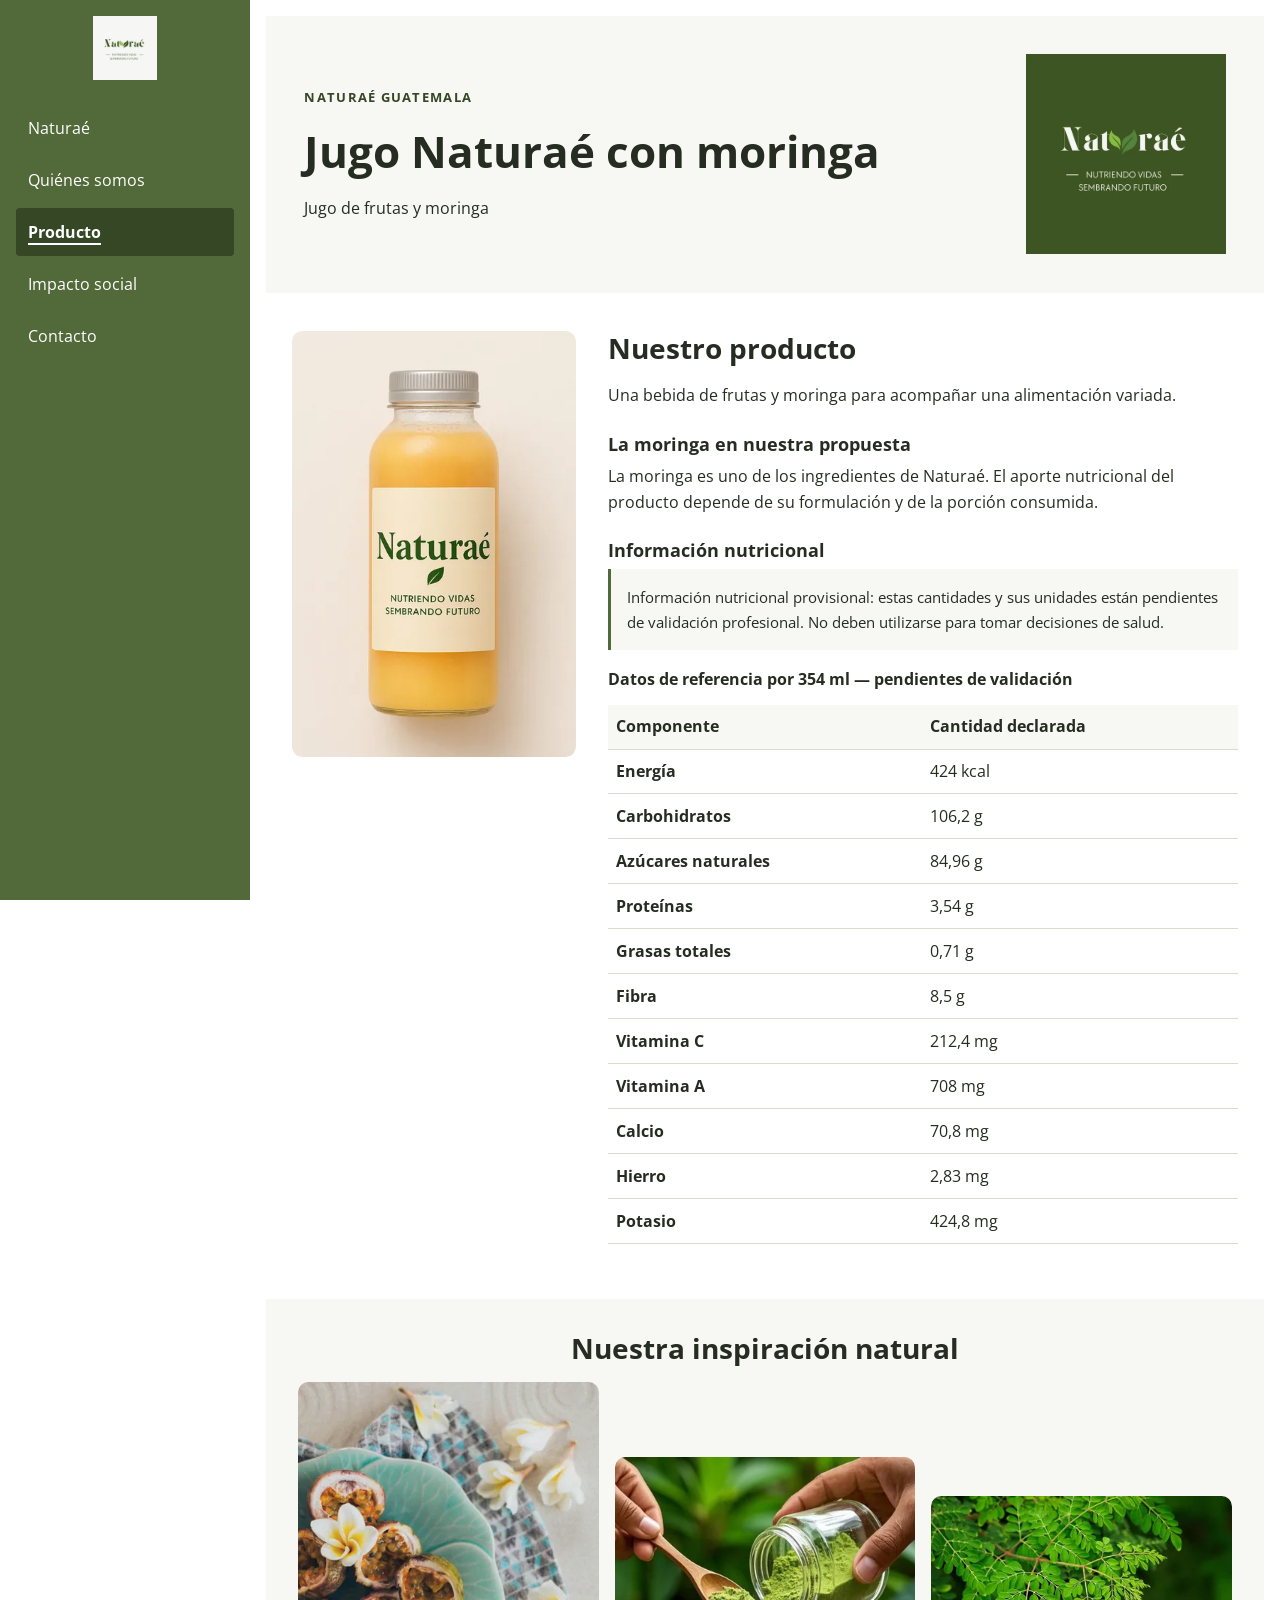
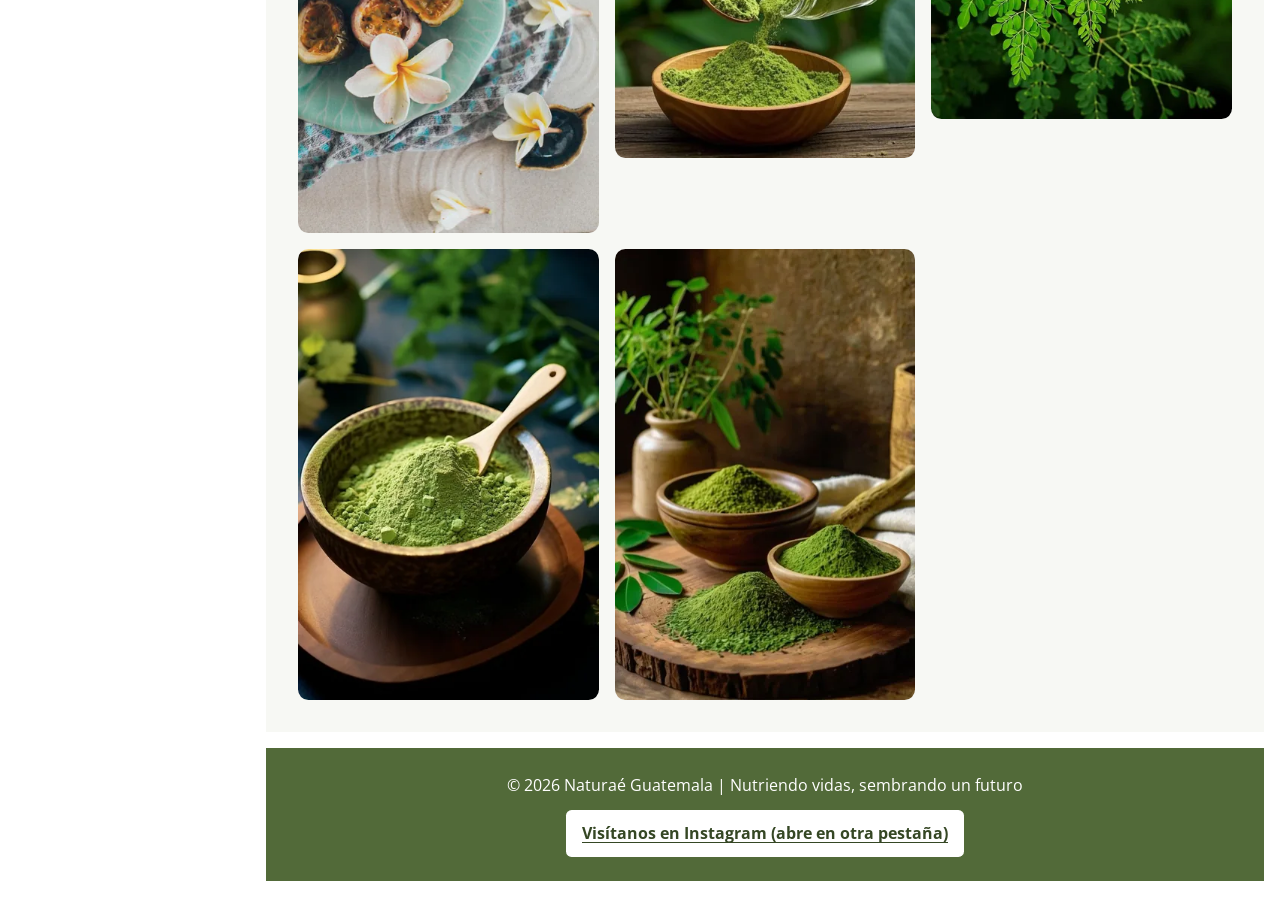
<file: paolo/producto.html>
<!doctype html>
<html lang="es">
<head>
  <meta charset="utf-8">
  <meta name="viewport" content="width=device-width, initial-scale=1">
  <title>Jugo Naturaé con moringa | Producto e información nutricional</title>
  <meta name="description" content="Conoce el jugo Naturaé con moringa y consulta la información nutricional de referencia para su presentación de 354 ml, pendiente de validación.">
  <meta property="og:type" content="website">
  <meta property="og:locale" content="es_GT">
  <meta property="og:site_name" content="Naturaé Guatemala">
  <meta property="og:title" content="Jugo Naturaé con moringa | Producto e información nutricional">
  <meta property="og:description" content="Conoce el jugo Naturaé con moringa y consulta la información nutricional de referencia para su presentación de 354 ml, pendiente de validación.">
  <meta property="og:image" content="assets/images/logo2-480.jpg">
  <meta property="og:image:alt" content="Naturaé: nutriendo vidas, sembrando un futuro">
  <meta property="og:image:width" content="480">
  <meta property="og:image:height" content="480">
  <link rel="icon" type="image/png" href="assets/images/favicon.png">
  <link rel="preconnect" href="https://fonts.googleapis.com">
  <link rel="preconnect" href="https://fonts.gstatic.com" crossorigin>
  <link href="https://fonts.googleapis.com/css2?family=Open+Sans:wght@400;600;700&amp;display=swap" rel="stylesheet">
  <link rel="stylesheet" href="assets/css/styles.css">
  <script src="assets/js/main.js" defer></script>
</head>
<body>
  <a class="skip-link" href="#contenido">Saltar al contenido</a>
  <header class="site-header">
    <div class="brand-row">
      <a class="brand" href="naturae.html" aria-label="Naturaé — inicio">
        <picture>
          <source type="image/webp" srcset="assets/images/logo1-160.webp">
          <img src="assets/images/logo1-160.jpg" alt="" width="160" height="160" decoding="async">
        </picture>
      </a>
      <button class="menu-toggle" type="button" aria-controls="site-navigation" aria-expanded="true" hidden>Menú</button>
    </div>
    <nav class="site-nav" id="site-navigation" aria-label="Navegación principal">
      <ul>
        <li><a href="naturae.html">Naturaé</a></li>
        <li><a href="marca.html">Quiénes somos</a></li>
        <li><a href="producto.html" aria-current="page">Producto</a></li>
        <li><a href="impacto.html">Impacto social</a></li>
        <li><a href="contacto.html">Contacto</a></li>
      </ul>
    </nav>
  </header>
  <div class="page">
    <main id="contenido" tabindex="-1">
      <section class="hero fade-up" aria-labelledby="page-title">
        <div class="hero-text">
          <p class="eyebrow">Naturaé Guatemala</p>
          <h1 id="page-title">Jugo Naturaé con moringa</h1>
          <p>Jugo de frutas y moringa</p>
        </div>
        <picture class="hero-logo">
          <source type="image/webp" srcset="assets/images/logo2-480.webp">
          <img src="assets/images/logo2-480.jpg" alt="Naturaé: nutriendo vidas, sembrando un futuro" width="480" height="480" fetchpriority="high" decoding="async">
        </picture>
      </section>
      <section class="section fade-up" aria-labelledby="section-title">
        <picture class="section-media">
          <source type="image/webp" srcset="assets/images/img8-400.webp 400w, assets/images/img8-800.webp 800w" sizes="(min-width: 768px) 30vw, (min-width: 360px) 320px, calc(100vw - 40px)">
          <img src="assets/images/img8-400.jpg" srcset="assets/images/img8-400.jpg 400w, assets/images/img8-800.jpg 800w" sizes="(min-width: 768px) 30vw, (min-width: 360px) 320px, calc(100vw - 40px)" width="800" height="1200" alt="Botella de jugo Naturaé" loading="lazy" decoding="async">
        </picture>
        <div class="section-text">
          <h2 id="section-title">Nuestro producto</h2>
          <p>Una bebida de frutas y moringa para acompañar una alimentación variada.</p>
          <h3>La moringa en nuestra propuesta</h3>
          <p>La moringa es uno de los ingredientes de Naturaé. El aporte nutricional del producto depende de su formulación y de la porción consumida.</p>
          <h3>Información nutricional</h3>
          <p class="content-note" id="nutrition-note">Información nutricional provisional: estas cantidades y sus unidades están pendientes de validación profesional. No deben utilizarse para tomar decisiones de salud.</p>
          <table class="nutrition" aria-describedby="nutrition-note">
            <caption>Datos de referencia por 354 ml — pendientes de validación</caption>
            <thead><tr><th scope="col">Componente</th><th scope="col">Cantidad declarada</th></tr></thead>
            <tbody>
              <tr><th scope="row">Energía</th><td>424 kcal</td></tr>
              <tr><th scope="row">Carbohidratos</th><td>106,2 g</td></tr>
              <tr><th scope="row">Azúcares naturales</th><td>84,96 g</td></tr>
              <tr><th scope="row">Proteínas</th><td>3,54 g</td></tr>
              <tr><th scope="row">Grasas totales</th><td>0,71 g</td></tr>
              <tr><th scope="row">Fibra</th><td>8,5 g</td></tr>
              <tr><th scope="row">Vitamina C</th><td>212,4 mg</td></tr>
              <tr><th scope="row">Vitamina A</th><td>708 mg</td></tr>
              <tr><th scope="row">Calcio</th><td>70,8 mg</td></tr>
              <tr><th scope="row">Hierro</th><td>2,83 mg</td></tr>
              <tr><th scope="row">Potasio</th><td>424,8 mg</td></tr>
            </tbody>
          </table>
        </div>
      </section>
      <section class="gallery fade-up" aria-labelledby="gallery-title">
        <h2 id="gallery-title">Nuestra inspiración natural</h2>
        <div class="gallery-grid">
          <picture>
          <source type="image/webp" srcset="assets/images/img13-400.webp 400w, assets/images/img13-800.webp 800w" sizes="(min-width: 1360px) calc((100vw - 410px) / 5), (min-width: 1024px) calc((100vw - 390px) / 3), (min-width: 768px) calc((100vw - 140px) / 3), (min-width: 360px) calc((100vw - 80px) / 2), calc(100vw - 64px)">
          <img src="assets/images/img13-400.jpg" srcset="assets/images/img13-400.jpg 400w, assets/images/img13-800.jpg 800w" sizes="(min-width: 1360px) calc((100vw - 410px) / 5), (min-width: 1024px) calc((100vw - 390px) / 3), (min-width: 768px) calc((100vw - 140px) / 3), (min-width: 360px) calc((100vw - 80px) / 2), calc(100vw - 64px)" width="800" height="1200" alt="Maracuyás partidos sobre un plato" loading="lazy" decoding="async">
        </picture>
          <picture>
          <source type="image/webp" srcset="assets/images/img3-400.webp 400w, assets/images/img3-800.webp 800w" sizes="(min-width: 1360px) calc((100vw - 410px) / 5), (min-width: 1024px) calc((100vw - 390px) / 3), (min-width: 768px) calc((100vw - 140px) / 3), (min-width: 360px) calc((100vw - 80px) / 2), calc(100vw - 64px)">
          <img src="assets/images/img3-400.jpg" srcset="assets/images/img3-400.jpg 400w, assets/images/img3-800.jpg 800w" sizes="(min-width: 1360px) calc((100vw - 410px) / 5), (min-width: 1024px) calc((100vw - 390px) / 3), (min-width: 768px) calc((100vw - 140px) / 3), (min-width: 360px) calc((100vw - 80px) / 2), calc(100vw - 64px)" width="800" height="800" alt="Moringa en polvo servida en un cuenco" loading="lazy" decoding="async">
        </picture>
          <picture>
          <source type="image/webp" srcset="assets/images/img2-400.webp 400w, assets/images/img2-800.webp 800w" sizes="(min-width: 1360px) calc((100vw - 410px) / 5), (min-width: 1024px) calc((100vw - 390px) / 3), (min-width: 768px) calc((100vw - 140px) / 3), (min-width: 360px) calc((100vw - 80px) / 2), calc(100vw - 64px)">
          <img src="assets/images/img2-400.jpg" srcset="assets/images/img2-400.jpg 400w, assets/images/img2-800.jpg 800w" sizes="(min-width: 1360px) calc((100vw - 410px) / 5), (min-width: 1024px) calc((100vw - 390px) / 3), (min-width: 768px) calc((100vw - 140px) / 3), (min-width: 360px) calc((100vw - 80px) / 2), calc(100vw - 64px)" width="800" height="594" alt="Ramas con hojas de moringa" loading="lazy" decoding="async">
        </picture>
          <picture>
          <source type="image/webp" srcset="assets/images/img5-400.webp 400w, assets/images/img5-736.webp 736w" sizes="(min-width: 1360px) calc((100vw - 410px) / 5), (min-width: 1024px) calc((100vw - 390px) / 3), (min-width: 768px) calc((100vw - 140px) / 3), (min-width: 360px) calc((100vw - 80px) / 2), calc(100vw - 64px)">
          <img src="assets/images/img5-400.jpg" srcset="assets/images/img5-400.jpg 400w, assets/images/img5-736.jpg 736w" sizes="(min-width: 1360px) calc((100vw - 410px) / 5), (min-width: 1024px) calc((100vw - 390px) / 3), (min-width: 768px) calc((100vw - 140px) / 3), (min-width: 360px) calc((100vw - 80px) / 2), calc(100vw - 64px)" width="736" height="1104" alt="Cuenco de moringa en polvo con una cuchara" loading="lazy" decoding="async">
        </picture>
          <picture>
          <source type="image/webp" srcset="assets/images/img6-400.webp 400w, assets/images/img6-800.webp 800w" sizes="(min-width: 1360px) calc((100vw - 410px) / 5), (min-width: 1024px) calc((100vw - 390px) / 3), (min-width: 768px) calc((100vw - 140px) / 3), (min-width: 360px) calc((100vw - 80px) / 2), calc(100vw - 64px)">
          <img src="assets/images/img6-400.jpg" srcset="assets/images/img6-400.jpg 400w, assets/images/img6-800.jpg 800w" sizes="(min-width: 1360px) calc((100vw - 410px) / 5), (min-width: 1024px) calc((100vw - 390px) / 3), (min-width: 768px) calc((100vw - 140px) / 3), (min-width: 360px) calc((100vw - 80px) / 2), calc(100vw - 64px)" width="800" height="1201" alt="Moringa en polvo y ramas sobre una mesa" loading="lazy" decoding="async">
        </picture>
        </div>
      </section>
    </main>
    <footer class="site-footer">
      <p>© <span data-year>2026</span> Naturaé Guatemala | Nutriendo vidas, sembrando un futuro</p>
      <a class="button-link" href="https://www.instagram.com/drinknaturae/" target="_blank" rel="noopener noreferrer">Visítanos en Instagram (abre en otra pestaña)</a>
    </footer>
  </div>
</body>
</html>
</file>
<file: paolo/assets/css/styles.css>
/* Shared Naturaé design system. All dimensions include padding and borders. */
:root {
  color-scheme: light;
  --green: #526a39;
  --green-dark: #354724;
  --ink: #262c22;
  --paper: #f7f8f4;
  --line: #d6ddcd;
  --sidebar-width: 250px;
}
* { box-sizing: border-box; }
body { margin: 0; color: var(--ink); background: #fff; font-family: "Open Sans", Arial, sans-serif; line-height: 1.65; overflow-wrap: anywhere; }
img, video { display: block; max-width: 100%; height: auto; }
picture { display: block; }
button, a { -webkit-tap-highlight-color: transparent; }
button { font: inherit; cursor: pointer; }
a { color: var(--green-dark); text-underline-offset: .2em; }
a:hover { text-decoration-thickness: .15em; }
:focus-visible { outline: 3px solid var(--green-dark); outline-offset: 4px; }
[hidden] { display: none !important; }
h1, h2, h3 { line-height: 1.25; }
h1 { margin: .5rem 0 1rem; font-size: clamp(1.75rem, 4vw, 2.75rem); }
h2 { font-size: clamp(1.35rem, 2.5vw, 1.75rem); margin: 0 0 1rem; }
h3 { font-size: 1.1rem; margin: 1.5rem 0 .5rem; }
p { margin: 0 0 1rem; }
.skip-link { position: absolute; top: .5rem; left: .5rem; z-index: 10; padding: .75rem 1rem; background: white; transform: translateY(-200%); }
.skip-link:focus { transform: none; }
.site-header { background: var(--green); color: white; padding: 1rem; }
.brand-row { display: flex; justify-content: space-between; align-items: center; gap: 1rem; }
.brand { display: inline-block; flex-shrink: 0; }
.brand img { width: 64px; height: 64px; }
.site-header :focus-visible, .site-footer :focus-visible { outline-color: #fff; }
.menu-toggle { min-height: 44px; padding: .5rem 1rem; color: #fff; border: 1px solid #fff; border-radius: .35rem; background: transparent; }
.site-nav { margin-top: 1rem; }
.site-nav ul { display: grid; grid-template-columns: repeat(2, minmax(0, 1fr)); gap: .25rem; padding: 0; margin: 0; list-style: none; }
.site-nav a { display: flex; align-items: center; min-height: 48px; padding: .6rem .75rem; color: #fff; border-radius: .25rem; text-decoration: none; }
.site-nav a:hover, .site-nav a[aria-current="page"] { background: var(--green-dark); }
.site-nav a[aria-current="page"] { text-decoration: underline; text-decoration-thickness: 2px; text-underline-offset: .3em; font-weight: 700; }
.page { min-width: 0; }
main { padding: 1rem; max-width: 1500px; margin: auto; }
main:focus { outline: none; }
.hero { display: flex; flex-direction: column-reverse; align-items: center; gap: 1.5rem; padding: clamp(1.25rem, 3vw, 2.5rem); background: var(--paper); text-align: center; }
.hero-text { max-width: 650px; min-width: 0; }
.hero-logo { width: clamp(100px, 18vw, 200px); flex-shrink: 0; }
.eyebrow { font-size: .8rem; letter-spacing: .1em; text-transform: uppercase; font-weight: 700; color: var(--green-dark); }
.hero p:last-child { margin-bottom: 0; }
.section { display: flex; flex-direction: column; align-items: center; gap: 2rem; padding: clamp(1.5rem, 3vw, 3rem) clamp(.25rem, 2vw, 2rem); }
.section-text { width: 100%; max-width: 650px; min-width: 0; }
.section-media { width: min(100%, 320px); flex-shrink: 0; margin: 0; }
.section-media img, .section-media video { width: 100%; border-radius: .65rem; }
figcaption { font-size: .875rem; margin-top: .75rem; }
.gallery { background: var(--paper); padding: clamp(1rem, 3vw, 2rem); }
.gallery h2 { text-align: center; }
.gallery-grid { display: grid; grid-template-columns: repeat(2, minmax(0, 1fr)); gap: 1rem; align-items: center; }
.gallery img { width: 100%; border-radius: .65rem; }
.site-footer { margin: 0 1rem 1rem; padding: 1.5rem; background: var(--green); color: #fff; text-align: center; }
.site-footer p { margin-bottom: .75rem; }
.button-link { display: inline-flex; justify-content: center; align-items: center; min-height: 44px; padding: .65rem 1rem; background: #fff; color: var(--green-dark); border-radius: .35rem; font-weight: 700; }
/* Product and contact details; native elements retain their reading order. */
.nutrition { width: 100%; border-collapse: collapse; margin: 1rem 0; font-variant-numeric: tabular-nums; }
.nutrition caption { text-align: left; font-weight: 700; margin-bottom: .75rem; }
.nutrition th, .nutrition td { padding: .55rem; border-bottom: 1px solid var(--line); text-align: left; }
.nutrition td:last-child { white-space: nowrap; }
.nutrition thead { background: var(--paper); }
.content-note { padding: 1rem; border-left: 3px solid var(--green); background: var(--paper); font-size: .925rem; }
address { font-style: normal; }
.contact-list { margin: 0; padding: 0; list-style: none; }
.contact-list li { margin-bottom: .5rem; }
.contact-list a { display: inline-block; padding: .6rem 0; min-height: 44px; }
@media (max-width: 359px) { .gallery-grid { grid-template-columns: 1fr; } }
@media (min-width: 48rem) {
  .hero { flex-direction: row; text-align: left; justify-content: space-between; }
  .hero-logo { order: 1; }
  .section { flex-direction: row; align-items: flex-start; justify-content: center; }
  .section-media { width: 30%; max-width: 320px; }
  .gallery-grid { grid-template-columns: repeat(3, minmax(0, 1fr)); }
}
@media (min-width: 64rem) {
  .site-header { position: fixed; inset: 0 auto 0 0; width: var(--sidebar-width); overflow-y: auto; }
  .brand-row { justify-content: center; margin-bottom: 1.5rem; }
  .site-nav ul { grid-template-columns: 1fr; }
  .page { margin-left: var(--sidebar-width); }
}
@media (min-width: 85rem) { .gallery-grid { grid-template-columns: repeat(5, minmax(0, 1fr)); } }
/* Visible by default: a failed script or animation never hides content. */
@media (prefers-reduced-motion: no-preference) {
  .fade-up { animation: fade-up .6s ease backwards; animation-delay: var(--enter-delay, 0ms); }
  @keyframes fade-up { from { opacity: .25; transform: translateY(16px); } to { opacity: 1; transform: none; } }
}
@media (prefers-reduced-motion: reduce) {
  *, *::before, *::after { animation: none !important; transition: none !important; scroll-behavior: auto !important; }
}
</file>
